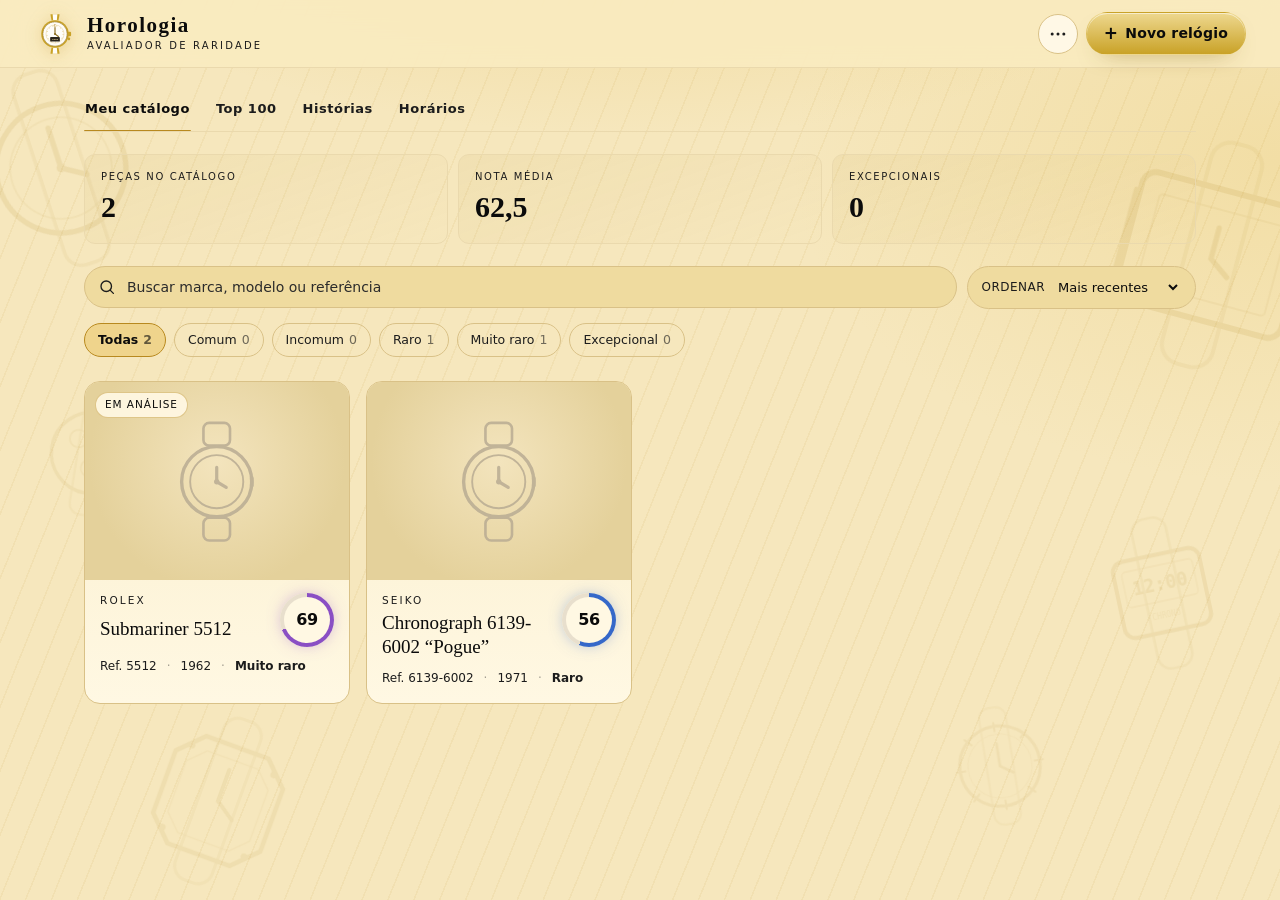
<file: index.html>
<!DOCTYPE html>
<html lang="pt-BR">
<head>
  <meta charset="utf-8">
  <meta name="viewport" content="width=device-width, initial-scale=1, viewport-fit=cover">
  <title>Horologia — Avaliador de Raridade</title>
  <meta name="description" content="Catálogo e avaliador de raridade de relógios: nota de 0 a 100 por quatro critérios, ficha de negociação, laudo para imprimir, Top 100 de relógios raros, histórias de peças icônicas, horários pelo mundo e check-up de autenticidade.">
  <meta name="theme-color" content="#f6e7bd">
  <meta name="apple-mobile-web-app-capable" content="yes">
  <meta name="apple-mobile-web-app-status-bar-style" content="default">
  <meta name="apple-mobile-web-app-title" content="Horologia">
  <link rel="manifest" href="manifest.webmanifest">
  <link rel="icon" href="icons/icon-192.png" sizes="192x192">
  <link rel="apple-touch-icon" href="icons/icon-192.png">
  <link rel="stylesheet" href="styles.css">
</head>
<body>

  <div class="bg-watches" aria-hidden="true">
    <div class="bg-watch bg-watch-1">
      <svg viewBox="0 0 120 120">
        <rect x="47" y="3" width="26" height="114" rx="10" fill="none" stroke="currentColor" stroke-width="2" opacity=".55"/>
        <circle cx="60" cy="60" r="37" fill="none" stroke="currentColor" stroke-width="3"/>
        <circle cx="60" cy="60" r="29" fill="none" stroke="currentColor" stroke-width="1" opacity=".5"/>
        <path d="M60 36v24l13 8" fill="none" stroke="currentColor" stroke-width="3" stroke-linecap="round"/>
        <circle cx="60" cy="60" r="2.5" fill="currentColor"/>
      </svg>
    </div>
    <div class="bg-watch bg-watch-2">
      <svg viewBox="0 0 120 120">
        <rect x="47" y="3" width="26" height="114" rx="10" fill="none" stroke="currentColor" stroke-width="2" opacity=".55"/>
        <rect x="17" y="27" width="86" height="66" rx="7" fill="none" stroke="currentColor" stroke-width="3"/>
        <path d="M15 38v44M105 38v44" stroke="currentColor" stroke-width="2.4" stroke-linecap="round"/>
        <rect x="27" y="37" width="66" height="46" rx="2" fill="none" stroke="currentColor" stroke-width="1" opacity=".5"/>
        <path d="M60 46v16l10 7" fill="none" stroke="currentColor" stroke-width="2.6" stroke-linecap="round"/>
      </svg>
    </div>
    <div class="bg-watch bg-watch-3">
      <svg viewBox="0 0 120 120">
        <rect x="47" y="3" width="26" height="114" rx="10" fill="none" stroke="currentColor" stroke-width="2" opacity=".55"/>
        <circle cx="60" cy="60" r="37" fill="none" stroke="currentColor" stroke-width="3"/>
        <circle cx="46" cy="49" r="8" fill="none" stroke="currentColor" stroke-width="1.5" opacity=".75"/>
        <circle cx="74" cy="49" r="8" fill="none" stroke="currentColor" stroke-width="1.5" opacity=".75"/>
        <circle cx="60" cy="74" r="8" fill="none" stroke="currentColor" stroke-width="1.5" opacity=".75"/>
        <path d="M60 35v25l13 8" fill="none" stroke="currentColor" stroke-width="2.6" stroke-linecap="round"/>
      </svg>
    </div>
    <div class="bg-watch bg-watch-4">
      <svg viewBox="0 0 120 120">
        <rect x="47" y="3" width="26" height="114" rx="10" fill="none" stroke="currentColor" stroke-width="2" opacity=".55"/>
        <rect x="27" y="31" width="66" height="58" rx="8" fill="none" stroke="currentColor" stroke-width="3"/>
        <rect x="33" y="39" width="54" height="27" rx="3" fill="none" stroke="currentColor" stroke-width="1" opacity=".5"/>
        <text x="60" y="58" text-anchor="middle" font-family="Consolas, monospace" font-size="14" font-weight="700" fill="currentColor">12:00</text>
        <text x="60" y="79" text-anchor="middle" font-family="Consolas, monospace" font-size="6" fill="currentColor" opacity=".7">CHRONO</text>
      </svg>
    </div>
    <div class="bg-watch bg-watch-5">
      <svg viewBox="0 0 120 120">
        <rect x="47" y="3" width="26" height="114" rx="10" fill="none" stroke="currentColor" stroke-width="2" opacity=".55"/>
        <path d="M38 22h44l16 16v44L82 98H38L22 82V38Z" fill="none" stroke="currentColor" stroke-width="3"/>
        <path d="M42 31h36l11 11v36L78 89H42L31 78V42Z" fill="none" stroke="currentColor" stroke-width="1" opacity=".5"/>
        <circle cx="31" cy="31" r="2.2" fill="currentColor"/><circle cx="89" cy="31" r="2.2" fill="currentColor"/>
        <circle cx="31" cy="89" r="2.2" fill="currentColor"/><circle cx="89" cy="89" r="2.2" fill="currentColor"/>
        <path d="M60 38v22l13 9" fill="none" stroke="currentColor" stroke-width="2.6" stroke-linecap="round"/>
      </svg>
    </div>
    <div class="bg-watch bg-watch-6">
      <svg viewBox="0 0 120 120">
        <rect x="47" y="3" width="26" height="114" rx="10" fill="none" stroke="currentColor" stroke-width="2" opacity=".55"/>
        <circle cx="60" cy="60" r="39" fill="none" stroke="currentColor" stroke-width="3"/>
        <circle cx="60" cy="60" r="31" fill="none" stroke="currentColor" stroke-width="1" opacity=".5"/>
        <path d="M60 18v8M60 94v8M18 60h8M94 60h8M30 30l6 6M84 84l6 6M90 30l-6 6M36 84l-6 6" stroke="currentColor" stroke-width="2" stroke-linecap="round"/>
        <path d="M60 38v22l12 8" fill="none" stroke="currentColor" stroke-width="2.6" stroke-linecap="round"/>
      </svg>
    </div>
  </div>

  <header class="topbar">
    <a class="brand" href="#/" aria-label="Início">
      <svg class="brand-mark" viewBox="0 0 64 64" aria-hidden="true">
        <path d="M25 2h14l-1.6 9H26.6Z" fill="#c9a227"/>
        <path d="M28.4 2h7.2l-.8 9h-5.6Z" fill="#fffdf8"/>
        <path d="M25 62h14l-1.6-9H26.6Z" fill="#c9a227"/>
        <path d="M28.4 62h7.2l-.8-9h-5.6Z" fill="#fffdf8"/>
        <rect x="51.5" y="28.4" width="5" height="7.2" rx="1.6" fill="#c9a227"/>
        <rect x="51.5" y="37.2" width="3.4" height="4.2" rx="1.2" fill="#c9a227"/>
        <circle cx="32" cy="32" r="21" fill="#c9a227"/>
        <circle cx="32" cy="32" r="18.6" fill="#fffdf8" stroke="#8a6a1a" stroke-width=".7"/>
        <circle cx="32" cy="32" r="18.6" fill="none" stroke="#b8932f" stroke-width="1.3" stroke-dasharray=".8 2.2"/>
        <circle cx="32" cy="32" r="13.8" fill="#fffdf8" stroke="#e2c98a" stroke-width=".7"/>
        <circle cx="32" cy="32" r="12.3" fill="none" stroke="#c9a227" stroke-width="1.1" stroke-dasharray=".9 5.1"/>
        <text x="32" y="21" text-anchor="middle" font-family="Georgia, serif" font-size="5.2" font-weight="700" fill="#b8932f">C</text>
        <rect x="24.6" y="36.6" width="14.8" height="7" rx="1.3" fill="#2b251c"/>
        <text x="32" y="41.6" text-anchor="middle" font-family="Arial, sans-serif" font-size="3.6" font-weight="700" letter-spacing=".2" fill="#f1dc9e">C080</text>
        <path d="M32 22.2V32l5.2 3.7" fill="none" stroke="#8a6a1a" stroke-width="1.7" stroke-linecap="round"/>
        <circle cx="32" cy="32" r="1.5" fill="#8a6a1a"/>
      </svg>
      <span class="brand-text">
        <strong>Horologia</strong>
        <small>Avaliador de raridade</small>
      </span>
    </a>
    <div class="topbar-actions">
      <button class="icon-btn" id="btn-menu" type="button" aria-label="Abrir menu" aria-haspopup="dialog">
        <svg viewBox="0 0 24 24" aria-hidden="true"><circle cx="5" cy="12" r="1.8"/><circle cx="12" cy="12" r="1.8"/><circle cx="19" cy="12" r="1.8"/></svg>
      </button>
      <a class="btn btn-gold" href="#/nova">
        <span class="plus">+</span> <span class="btn-label">Novo relógio</span>
      </a>
    </div>
  </header>

  <main id="app">

    <nav class="main-tabs" id="main-tabs" aria-label="Seções do app">
      <a href="#/" data-tab="catalogo">Meu catálogo</a>
      <a href="#/top100" data-tab="top100">Top 100</a>
      <a href="#/historias" data-tab="historias">Histórias</a>
      <a href="#/horarios" data-tab="horarios">Horários</a>
    </nav>

    <!-- ================= LISTA ================= -->
    <section id="list-view" class="view is-active" aria-label="Catálogo">
      <div class="summary">
        <div class="stat">
          <span class="stat-label">Peças no catálogo</span>
          <strong class="stat-value" id="stat-total">0</strong>
        </div>
        <div class="stat">
          <span class="stat-label">Nota média</span>
          <strong class="stat-value" id="stat-avg">—</strong>
        </div>
        <div class="stat">
          <span class="stat-label">Excepcionais</span>
          <strong class="stat-value" id="stat-exc">0</strong>
        </div>
      </div>

      <div class="toolbar">
        <div class="search">
          <svg viewBox="0 0 24 24" aria-hidden="true"><circle cx="11" cy="11" r="7" fill="none" stroke="currentColor" stroke-width="1.8"/><path d="m16.5 16.5 4 4" stroke="currentColor" stroke-width="1.8" stroke-linecap="round"/></svg>
          <input id="search" type="search" placeholder="Buscar marca, modelo ou referência" aria-label="Buscar no catálogo">
        </div>
        <label class="sort">
          <span>Ordenar</span>
          <select id="sort">
            <option value="recentes">Mais recentes</option>
            <option value="nota-desc">Maior nota</option>
            <option value="nota-asc">Menor nota</option>
            <option value="marca">Marca (A–Z)</option>
            <option value="ano-desc">Ano (mais novo)</option>
          </select>
        </label>
      </div>

      <div class="chips" id="filter-chips" role="group" aria-label="Filtrar por classificação"></div>

      <div class="grid" id="grid"></div>
    </section>

    <!-- ================= TOP 100 ================= -->
    <section id="top100-view" class="view" aria-label="Top 100 relógios mais raros">
      <div class="view-head top-head">
        <span class="top-eyebrow">Ranking editorial</span>
        <h2>Top 100</h2>
        <p class="sub">Uma curadoria dos 100 relógios mais raros para conhecer, comparar e usar como referência. Toque em um item para ver por que ele está aqui.</p>
      </div>

      <div class="summary">
        <div class="stat">
          <span class="stat-label">No ranking</span>
          <strong class="stat-value" id="top-total">100</strong>
        </div>
        <div class="stat">
          <span class="stat-label">Nota média</span>
          <strong class="stat-value" id="top-avg">—</strong>
        </div>
        <div class="stat">
          <span class="stat-label">Excepcionais</span>
          <strong class="stat-value" id="top-exc">0</strong>
        </div>
      </div>

      <div class="toolbar">
        <div class="search">
          <svg viewBox="0 0 24 24" aria-hidden="true"><circle cx="11" cy="11" r="7" fill="none" stroke="currentColor" stroke-width="1.8"/><path d="m16.5 16.5 4 4" stroke="currentColor" stroke-width="1.8" stroke-linecap="round"/></svg>
          <input id="top-search" type="search" placeholder="Buscar marca, modelo ou referência" aria-label="Buscar no Top 100">
        </div>
        <label class="sort">
          <span>Marca</span>
          <select id="top-brand">
            <option value="todas">Todas</option>
          </select>
        </label>
      </div>

      <div class="top-list-head">
        <span id="top-count">100 relógios</span>
        <button type="button" class="btn btn-ghost btn-sm" id="btn-share-top">Copiar link do Top 100</button>
      </div>

      <div id="top-list" class="top-list"></div>

      <p class="hint top-disclaimer">A posição é uma curadoria editorial de raridade, não um preço, laudo ou ranking oficial. Use como ponto de partida para pesquisar e conversar.</p>
    </section>

    <!-- ================= HISTÓRIAS ================= -->
    <section id="history-view" class="view" aria-label="Relógios históricos e histórias pessoais">
      <div class="view-head history-head">
        <span class="history-eyebrow">Museu do pulso</span>
        <h2>Relógios históricos</h2>
        <p class="sub">Histórias de peças que mudaram a forma de ver o tempo — e um espaço para contar a história do seu relógio, com fotos.</p>
      </div>

      <div class="history-hero">
        <div class="history-hero-copy">
          <span class="history-hero-kicker">A sua peça também tem história</span>
          <h3>Como ela chegou até você?</h3>
          <p>Compra, presente, herança ou uma descoberta. Conte o ano, o lugar, quem estava com você e o que essa peça significa.</p>
          <div class="history-hero-actions">
            <button class="btn btn-gold" type="button" id="btn-story-new">+ Contar minha história</button>
            <a class="btn btn-ghost" href="#/nova">Cadastrar relógio</a>
          </div>
        </div>
        <div class="history-hero-art" aria-hidden="true">
          <svg viewBox="0 0 180 180">
            <rect x="72" y="8" width="36" height="164" rx="16" fill="none" stroke="currentColor" stroke-width="2" opacity=".35"/>
            <circle cx="90" cy="90" r="58" fill="#fffdf8" stroke="currentColor" stroke-width="3"/>
            <circle cx="90" cy="90" r="48" fill="none" stroke="currentColor" stroke-width="1" opacity=".45"/>
            <path d="M90 52v38l22 14" fill="none" stroke="currentColor" stroke-width="4" stroke-linecap="round"/>
            <circle cx="90" cy="90" r="4" fill="currentColor"/>
            <path d="M28 46h22M28 58h14M132 128h22M132 140h14" stroke="currentColor" stroke-width="3" stroke-linecap="round" opacity=".55"/>
          </svg>
        </div>
      </div>

      <div class="history-section-head">
        <div>
          <span class="history-eyebrow">Minhas histórias</span>
          <h3>As peças que têm dono</h3>
        </div>
        <span class="history-count" id="story-count">Nenhuma história sua ainda</span>
      </div>
      <div id="story-list" class="story-list"></div>

      <div class="history-section-head history-museum-head">
        <div>
          <span class="history-eyebrow">Linha do tempo</span>
          <h3>O museu do pulso</h3>
        </div>
        <span class="history-count" id="history-count">24 relógios na linha do tempo</span>
      </div>

      <div class="toolbar">
        <div class="search">
          <svg viewBox="0 0 24 24" aria-hidden="true"><circle cx="11" cy="11" r="7" fill="none" stroke="currentColor" stroke-width="1.8"/><path d="m16.5 16.5 4 4" stroke="currentColor" stroke-width="1.8" stroke-linecap="round"/></svg>
          <input id="history-search" type="search" placeholder="Buscar marca, modelo ou história" aria-label="Buscar nos relógios históricos">
        </div>
        <label class="sort">
          <span>Época</span>
          <select id="history-era">
            <option value="todas">Todas as épocas</option>
            <option value="pre-1950">Até 1949</option>
            <option value="1950-1969">1950–1969</option>
            <option value="1970-1989">1970–1989</option>
            <option value="1990">1990 em diante</option>
          </select>
        </label>
      </div>

      <div id="history-list" class="history-grid"></div>

      <p class="hint history-disclaimer">Os textos são resumos editoriais para conhecer a história de cada modelo. Datas, versões e detalhes podem variar conforme a fonte; confirme antes de usar como referência de compra.</p>
    </section>

    <!-- ================= HORÁRIOS ================= -->
    <section id="time-view" class="view" aria-label="Horários e ajuste do relógio">
      <div class="view-head">
        <span class="history-eyebrow">Horas pelo mundo</span>
        <h2>Acertar o relógio</h2>
        <p class="sub">O horário de Brasília, outros fusos e um modo de acerto para sincronizar a sua peça.</p>
      </div>

      <div class="time-hero">
        <div class="time-primary">
          <div class="time-primary-top">
            <span class="time-label" id="time-label">Horário de Brasília</span>
            <label class="time-zone-picker">
              <span>Ver fuso</span>
              <select id="time-zone-select" aria-label="Escolher fuso horário"></select>
            </label>
          </div>
          <div class="time-big" id="time-big">--:--:--</div>
          <p class="time-date" id="time-date">—</p>
          <div class="time-meta">
            <span id="time-offset">UTC−3</span>
            <span id="time-zone-note">Brasília, Brasil</span>
          </div>
        </div>

        <div class="time-analog" aria-hidden="true">
          <svg viewBox="0 0 200 200" id="time-analog-svg">
            <circle cx="100" cy="100" r="92" class="time-analog-case"/>
            <circle cx="100" cy="100" r="82" class="time-analog-dial"/>
            <g class="time-analog-ticks">
              <line x1="100" y1="27" x2="100" y2="35" transform="rotate(0 100 100)"/>
              <line x1="100" y1="27" x2="100" y2="35" transform="rotate(30 100 100)"/>
              <line x1="100" y1="27" x2="100" y2="35" transform="rotate(60 100 100)"/>
              <line x1="100" y1="27" x2="100" y2="35" transform="rotate(90 100 100)"/>
              <line x1="100" y1="27" x2="100" y2="35" transform="rotate(120 100 100)"/>
              <line x1="100" y1="27" x2="100" y2="35" transform="rotate(150 100 100)"/>
              <line x1="100" y1="27" x2="100" y2="35" transform="rotate(180 100 100)"/>
              <line x1="100" y1="27" x2="100" y2="35" transform="rotate(210 100 100)"/>
              <line x1="100" y1="27" x2="100" y2="35" transform="rotate(240 100 100)"/>
              <line x1="100" y1="27" x2="100" y2="35" transform="rotate(270 100 100)"/>
              <line x1="100" y1="27" x2="100" y2="35" transform="rotate(300 100 100)"/>
              <line x1="100" y1="27" x2="100" y2="35" transform="rotate(330 100 100)"/>
            </g>
            <text x="100" y="126" text-anchor="middle" class="time-analog-brand">HOROLOGIA</text>
            <line id="time-hand-hour" x1="100" y1="100" x2="100" y2="58" class="time-hand time-hand-hour"/>
            <line id="time-hand-minute" x1="100" y1="100" x2="100" y2="42" class="time-hand time-hand-minute"/>
            <line id="time-hand-second" x1="100" y1="100" x2="100" y2="32" class="time-hand time-hand-second"/>
            <circle cx="100" cy="100" r="4.5" class="time-pin"/>
          </svg>
        </div>
      </div>

      <div class="time-sync-card" id="time-sync-card">
        <div class="time-sync-head">
          <div>
            <span class="history-eyebrow">Ajuste do relógio</span>
            <h3>Use o horário do app para acertar a sua peça</h3>
          </div>
          <button class="btn btn-gold" id="btn-time-sync" type="button" aria-pressed="false">Iniciar modo de acerto</button>
        </div>

        <div class="time-sync-display">
          <div>
            <span class="time-sync-label">Horário de referência · <span id="time-sync-zone">Brasília</span></span>
            <strong class="time-sync-clock" id="time-sync-clock">--:--:--</strong>
          </div>
          <span class="time-sync-pulse" id="time-sync-pulse" aria-hidden="true"></span>
        </div>

        <div class="time-sync-steps">
          <details open>
            <summary>Relógio analógico</summary>
            <ol>
              <li>Puxe a coroa até a posição de acerto das horas. Se a coroa for rosqueada, desrosqueie primeiro.</li>
              <li>Gire os ponteiros para alguns minutos à frente do horário atual.</li>
              <li>Quando os segundos do app chegarem em 00, empurre a coroa no horário exato.</li>
              <li>Se a peça tiver calendário, ajuste a data com cuidado, evitando a faixa entre 21h e 3h.</li>
            </ol>
          </details>
          <details>
            <summary>Relógio digital</summary>
            <ol>
              <li>Entre no modo de ajuste do relógio e escolha horas e minutos.</li>
              <li>Use o relógio grande como referência e confirme quando os segundos chegarem em 00.</li>
              <li>Em relógios com cronômetro, zere os contadores depois do ajuste.</li>
            </ol>
          </details>
        </div>

        <p class="hint">O app usa o relógio do seu aparelho e as regras de fuso do navegador. Para maior precisão, mantenha o celular sincronizado com a rede. O modo de acerto é uma referência visual, não um sinal oficial de tempo.</p>
      </div>

      <div class="history-section-head time-world-head">
        <div>
          <span class="history-eyebrow">Fusos horários</span>
          <h3>Outros países</h3>
        </div>
        <span class="history-count" id="time-count">14 fusos</span>
      </div>

      <div id="time-world-grid" class="time-world-grid"></div>
      <p class="hint">Toque em um país para ver o horário no relógio grande. O horário de verão de cada lugar é aplicado automaticamente pelo navegador.</p>
    </section>

    <!-- ================= DETALHE ================= -->
    <section id="detail-view" class="view" aria-label="Ficha do relógio">
      <div id="detail"></div>
    </section>

    <!-- ================= FORMULÁRIO ================= -->
    <section id="form-view" class="view" aria-label="Avaliação">
      <div class="view-head">
        <a class="back" href="#/">← Voltar</a>
        <h2 id="form-title">Novo relógio</h2>
        <p class="sub">Preencha a ficha e avalie cada critério de 0 a 5. A nota é calculada na hora.</p>
      </div>

      <div class="live-score" id="live-score"></div>

      <div class="assist-cta">
        <div>
          <strong>Não sabe o que responder?</strong>
          <span>Tenha uma sugestão de notas pela marca e referência, ou responda perguntas simples.</span>
        </div>
        <div class="assist-cta-actions">
          <button type="button" class="btn btn-ghost" id="btn-assist">Avaliação assistida</button>
          <button type="button" class="btn btn-ghost" id="btn-auth-form">Check-up de autenticidade</button>
        </div>
      </div>

      <form id="watch-form">
        <div class="form-grid">
          <aside class="panel photo-col">
            <div class="photo-preview" id="photo-preview"></div>
            <label class="btn btn-ghost full">
              <input type="file" id="f-photo" accept="image/*" hidden>
              <span id="photo-btn-label">Escolher foto</span>
            </label>
            <button type="button" class="btn btn-ghost full" id="btn-remove-photo">Remover foto</button>
            <p class="hint">A foto fica salva no próprio aparelho, sem enviar para nenhum servidor.</p>
          </aside>

          <div class="panel fields">
            <div class="grid-2">
              <label class="field"><span>Marca *</span>
                <input id="f-marca" maxlength="60" placeholder="Rolex" required>
              </label>
              <label class="field"><span>Modelo *</span>
                <input id="f-modelo" maxlength="80" placeholder="Submariner 5512" required>
              </label>
              <label class="field"><span>Referência</span>
                <input id="f-referencia" maxlength="40" placeholder="5512">
              </label>
              <label class="field"><span>Ano</span>
                <input id="f-ano" type="number" inputmode="numeric" min="1850" max="2100" placeholder="1962">
              </label>
              <label class="field"><span>Movimento</span>
                <input id="f-movimento" maxlength="60" placeholder="Automático">
              </label>
              <label class="field"><span>Material da caixa</span>
                <input id="f-caixa" maxlength="40" placeholder="Aço inox">
              </label>
              <label class="field"><span>Diâmetro (mm)</span>
                <input id="f-diametro" type="number" inputmode="decimal" step="0.5" min="20" max="70" placeholder="40">
              </label>
              <label class="field"><span>Produção estimada (unid.)</span>
                <input id="f-producao" type="number" inputmode="numeric" min="0" step="1" placeholder="1200">
              </label>
            </div>
            <label class="field"><span>Observações</span>
              <textarea id="f-notas" rows="3" maxlength="1200" placeholder="Histórico da peça, detalhes do mostrador, condições..." ></textarea>
            </label>
          </div>
        </div>

        <fieldset class="panel criteria">
          <legend>Critérios de raridade</legend>
          <p class="hint">0 = não se aplica ou desconhecido · 5 = excepcional. Cada critério tem um peso na nota final.</p>
          <div id="criteria-list" class="criteria-grid"></div>
        </fieldset>

        <div class="panel">
          <label class="switch">
            <input type="checkbox" id="f-neg-ativa">
            <span>Peça em avaliação para negócio</span>
          </label>
          <div id="neg-fields" class="grid-2 hidden">
            <label class="field"><span>Cliente / vendedor</span>
              <input id="f-cliente" maxlength="80" placeholder="Nome de quem está negociando">
            </label>
            <label class="field"><span>Situação</span>
              <select id="f-status">
                <option>Em análise</option>
                <option>Negociando</option>
                <option>Comprado</option>
                <option>Vendido</option>
                <option>Recusado</option>
              </select>
            </label>
            <label class="field"><span>Preço pedido (R$)</span>
              <input id="f-pedido" type="number" inputmode="numeric" min="0" step="1" placeholder="35000">
            </label>
            <label class="field"><span>Valor estimado (R$)</span>
              <input id="f-estimado" type="number" inputmode="numeric" min="0" step="1" placeholder="30000">
            </label>
          </div>
        </div>

        <div class="form-actions">
          <button type="submit" class="btn btn-gold">Salvar avaliação</button>
          <button type="button" class="btn btn-ghost" id="btn-cancel">Cancelar</button>
        </div>
      </form>
    </section>

  </main>

  <!-- ================= MENU ================= -->
  <dialog id="menu-dialog" class="sheet">
    <div class="sheet-head">
      <h3>Menu</h3>
      <button class="icon-btn" type="button" data-close-dialog aria-label="Fechar">✕</button>
    </div>
    <div class="sheet-list">
      <button type="button" id="btn-install" class="sheet-item" hidden>Instalar no aparelho</button>
      <button type="button" id="btn-assist-menu" class="sheet-item">Avaliação assistida (marca/referência ou perguntas)</button>
      <button type="button" id="btn-auth-menu" class="sheet-item">Check-up de autenticidade (roteiro e fotos)</button>
      <button type="button" id="btn-top100-menu" class="sheet-item">Top 100 — relógios mais raros</button>
      <button type="button" id="btn-story-menu" class="sheet-item">Relógios históricos e minhas histórias</button>
      <button type="button" id="btn-time-menu" class="sheet-item">Horários pelo mundo e ajuste do relógio</button>
      <button type="button" id="btn-export" class="sheet-item">Exportar backup (.json)</button>
      <button type="button" id="btn-import" class="sheet-item">Importar backup</button>
      <button type="button" id="btn-demo" class="sheet-item">Remover peças de exemplo</button>
      <button type="button" id="btn-about" class="sheet-item">Como a nota é calculada</button>
    </div>
    <p class="hint sheet-foot">Dados salvos apenas neste aparelho. Faça backup antes de trocar de celular.</p>
  </dialog>

  <input type="file" id="import-file" accept="application/json,.json" hidden>

  <!-- ================= COMPARTILHAR ================= -->
  <dialog id="share-dialog" class="sheet">
    <div class="sheet-head">
      <h3>Compartilhar ficha</h3>
      <button class="icon-btn" type="button" data-close-dialog aria-label="Fechar">✕</button>
    </div>

    <p class="about-text">O link leva a ficha completa (foto, nota e critérios) para quem você enviar. Não inclui preço, dados de negociação nem a sua história pessoal.</p>

    <label class="field"><span>Seu nome / apelido na ficha</span>
      <input id="share-author" maxlength="40" placeholder="Ex.: Bryan">
    </label>

    <label class="field" style="margin-top:12px"><span>Link público</span>
      <textarea id="share-url" rows="3" readonly></textarea>
    </label>

    <p class="hint" id="share-size" style="margin-top:8px"></p>
    <p class="hint share-warning" id="share-warning" hidden>
      Este link aponta para o seu computador e só abre no mesmo Wi-Fi. Para enviar a qualquer pessoa, use “Baixar ficha (.html)” ou publique o app na internet.
    </p>

    <div class="form-actions">
      <button class="btn btn-gold" type="button" id="btn-copy-link">Copiar link</button>
      <button class="btn btn-ghost" type="button" id="btn-download-ficha">Baixar ficha (.html)</button>
    </div>
    <button class="btn btn-ghost full" type="button" id="btn-native-share" style="margin-top:8px">Compartilhar pelo celular…</button>
  </dialog>

  <!-- ================= AVALIAÇÃO ASSISTIDA ================= -->
  <dialog id="assist-dialog" class="sheet sheet-wide">
    <div class="sheet-head">
      <h3>Avaliação assistida</h3>
      <button class="icon-btn" type="button" data-close-dialog aria-label="Fechar">✕</button>
    </div>

    <div id="assist-home" class="assist-view">
      <p class="about-text">Escolha como quer ajuda. Você sempre revisa tudo antes de salvar — a sugestão não altera nada sozinha.</p>

      <button class="assist-option" type="button" data-assist-mode="ref">
        <strong>Sugestão por marca e referência</strong>
        <span>Base offline com modelos comuns. Mostra uma estimativa das notas e o que conferir na peça. Não precisa de internet nem de chave.</span>
      </button>

      <button class="assist-option" type="button" data-assist-mode="quiz">
        <strong>Responder perguntas simples</strong>
        <span>Seis perguntas com opções detalhadas sobre a peça. Funciona sem internet.</span>
      </button>

      <p class="hint">As sugestões são estimativas para o modelo, não uma avaliação da peça. Confirme referência, originalidade e procedência antes de negociar.</p>
    </div>

    <div id="assist-ref" class="assist-view" hidden>
      <button class="assist-back" type="button" data-assist-back>← Voltar</button>

      <p class="about-text">Digite a marca e o modelo ou a referência que aparece na peça. A base procura o modelo e sugere as notas dos critérios.</p>

      <div class="grid-2">
        <label class="field"><span>Marca</span>
          <input id="assist-marca" maxlength="60" placeholder="Rolex" autocomplete="off">
        </label>
        <label class="field"><span>Modelo ou referência</span>
          <input id="assist-modelo" maxlength="80" placeholder="Submariner 5513" autocomplete="off">
        </label>
      </div>

      <div class="form-actions">
        <button class="btn btn-gold" type="button" id="btn-ref-search">Buscar sugestão</button>
      </div>
      <p class="hint" id="assist-ref-status"></p>
      <div id="assist-ref-results"></div>
    </div>

    <div id="assist-quiz" class="assist-view" hidden>
      <button class="assist-back" type="button" data-assist-back>← Voltar</button>
      <p class="about-text">Responda com o que você sabe. Pode marcar “não sei” — a sugestão fica mais cautelosa.</p>
      <div id="quiz-list" class="quiz-list"></div>
      <div class="form-actions">
        <button class="btn btn-gold" type="button" id="btn-quiz-run">Ver sugestão</button>
      </div>
    </div>

    <div id="assist-result" class="assist-view" hidden>
      <button class="assist-back" type="button" data-assist-back>← Voltar</button>
      <div id="assist-result-body"></div>
      <div class="form-actions">
        <button class="btn btn-gold" type="button" id="btn-assist-apply">Aplicar na ficha</button>
        <button class="btn btn-ghost" type="button" data-close-dialog>Descartar</button>
      </div>
      <p class="hint">Aplicar preenche as notas dos critérios e completa os dados de identificação que estiverem vazios. Revise tudo antes de salvar.</p>
    </div>
  </dialog>

  <!-- ================= CHECK-UP DE AUTENTICIDADE ================= -->
  <dialog id="auth-dialog" class="sheet sheet-wide auth-dialog">
    <div class="sheet-head">
      <div>
        <span class="history-dialog-kicker">Apoio à inspeção</span>
        <h3>Check-up de autenticidade</h3>
      </div>
      <button class="icon-btn" type="button" data-close-dialog aria-label="Fechar">✕</button>
    </div>

    <p class="about-text">Use este roteiro para olhar a peça com calma e pedir fotos melhores. Ele não confirma autenticidade, não dá nota e não substitui um relojoeiro ou especialista.</p>

    <div class="grid-2">
      <label class="field"><span>Marca</span>
        <input id="auth-marca" maxlength="60" placeholder="Rolex" autocomplete="off">
      </label>
      <label class="field"><span>Modelo ou referência</span>
        <input id="auth-modelo" maxlength="80" placeholder="Submariner 5512" autocomplete="off">
      </label>
    </div>

    <div class="form-actions">
      <button class="btn btn-gold" type="button" id="btn-auth-search">Ver pontos do modelo</button>
    </div>

    <div id="auth-model-box" class="auth-model-box" hidden></div>

    <div class="auth-photo-head">
      <div>
        <span class="history-eyebrow">Fotos para inspeção</span>
        <h4>Fotografe os detalhes</h4>
      </div>
      <label class="btn btn-ghost auth-photo-add">
        <input type="file" id="auth-photo-input" accept="image/*" multiple hidden>
        Adicionar fotos
      </label>
    </div>
    <p class="hint">Frente, fundo, coroa, bracelete/fecho, movimento e documentos. As fotos ficam só nesta sessão: não são enviadas nem salvas no aparelho.</p>
    <div id="auth-photo-grid" class="auth-photo-grid"></div>

    <div class="auth-section-head">
      <h4>Roteiro de inspeção</h4>
      <span id="auth-check-count">0 de 10 conferidos</span>
    </div>
    <div id="auth-checklist" class="auth-checklist"></div>

    <details class="auth-details" open>
      <summary>Sinais de alerta</summary>
      <ul>
        <li>Preço muito abaixo do mercado ou pressa para fechar negócio.</li>
        <li>Vendedor evita fotos nítidas, vídeos ou detalhes do fundo e do movimento.</li>
        <li>Referência e número de série não combinam com o modelo ou com o ano.</li>
        <li>Logo torto, texto borrado, fonte errada ou marcadores desalinhados.</li>
        <li>Peças de versões diferentes misturadas na mesma caixa.</li>
        <li>Caixa refundida, polimento excessivo ou gravações apagadas.</li>
        <li>Movimento sem relação com o calibre esperado para a época.</li>
        <li>Documentos “perfeitos” demais, sem histórico ou com dados que não conferem.</li>
      </ul>
    </details>

    <details class="auth-details">
      <summary>O que fazer antes de comprar</summary>
      <ul>
        <li>Compare com fotos oficiais e com exemplares conhecidos do mesmo ano e versão.</li>
        <li>Peça fotos macro do mostrador, da coroa, do fundo, do fecho e do movimento.</li>
        <li>Leve a peça a um relojoeiro de confiança ou a um especialista na marca.</li>
        <li>Confirme referência, número de série e histórico de manutenção por escrito.</li>
        <li>Pesquise preço em mais de uma fonte e desconfie de oportunidades boas demais.</li>
        <li>Se a compra for alta, peça um laudo presencial antes de pagar.</li>
      </ul>
    </details>

    <p class="hint auth-disclaimer">Este check-up é um roteiro de inspeção visual. Ele não identifica uma réplica com certeza, não emite laudo e não garante procedência. Em peças de alto valor, procure um profissional.</p>

    <div class="form-actions">
      <button class="btn btn-ghost" type="button" id="btn-auth-copy">Copiar roteiro</button>
      <button class="btn btn-gold" type="button" data-close-dialog>Fechar</button>
    </div>
  </dialog>

  <!-- ================= HISTÓRIA EDITORIAL ================= -->
  <dialog id="history-dialog" class="sheet sheet-wide history-dialog">
    <div class="sheet-head">
      <div>
        <span class="history-dialog-kicker" id="history-dialog-kicker"></span>
        <h3 id="history-dialog-title">História</h3>
      </div>
      <button class="icon-btn" type="button" data-close-dialog aria-label="Fechar">✕</button>
    </div>
    <div id="history-dialog-body"></div>
  </dialog>

  <!-- ================= MINHA HISTÓRIA ================= -->
  <dialog id="story-dialog" class="sheet sheet-wide story-dialog">
    <div class="sheet-head">
      <div>
        <span class="history-dialog-kicker" id="story-dialog-kicker"></span>
        <h3 id="story-dialog-title">Contar a história</h3>
      </div>
      <button class="icon-btn" type="button" data-close-dialog aria-label="Fechar">✕</button>
    </div>
    <div id="story-form-body"></div>
  </dialog>

  <!-- ================= FOTO AMPLIADA ================= -->
  <dialog id="photo-dialog" class="photo-dialog">
    <button class="icon-btn photo-dialog-close" type="button" data-close-dialog aria-label="Fechar">✕</button>
    <img id="photo-full" alt="">
    <p id="photo-caption"></p>
  </dialog>

  <!-- ================= SOBRE A NOTA ================= -->
  <dialog id="about-dialog" class="sheet">
    <div class="sheet-head">
      <h3>Como a nota é calculada</h3>
      <button class="icon-btn" type="button" data-close-dialog aria-label="Fechar">✕</button>
    </div>
    <p class="about-text">Cada critério recebe uma nota de 0 a 5. O app multiplica essa nota pelo peso do critério e soma tudo, chegando a uma nota de 0 a 100.</p>
    <ul class="weights" id="weights-list"></ul>
    <p class="about-text">Classificação final:</p>
    <ul class="weights" id="classes-list"></ul>
    <p class="hint">A nota é uma ferramenta de apoio à sua análise. Ela não substitui avaliação presencial nem laudo de especialista.</p>
  </dialog>

  <div class="toast" id="toast" role="status" aria-live="polite"></div>

  <script src="reference.js" defer></script>
  <script src="ranking.js" defer></script>
  <script src="history.js" defer></script>
  <script src="time.js" defer></script>
  <script src="auth.js" defer></script>
  <script src="app.js" defer></script>
</body>
</html>
</file>
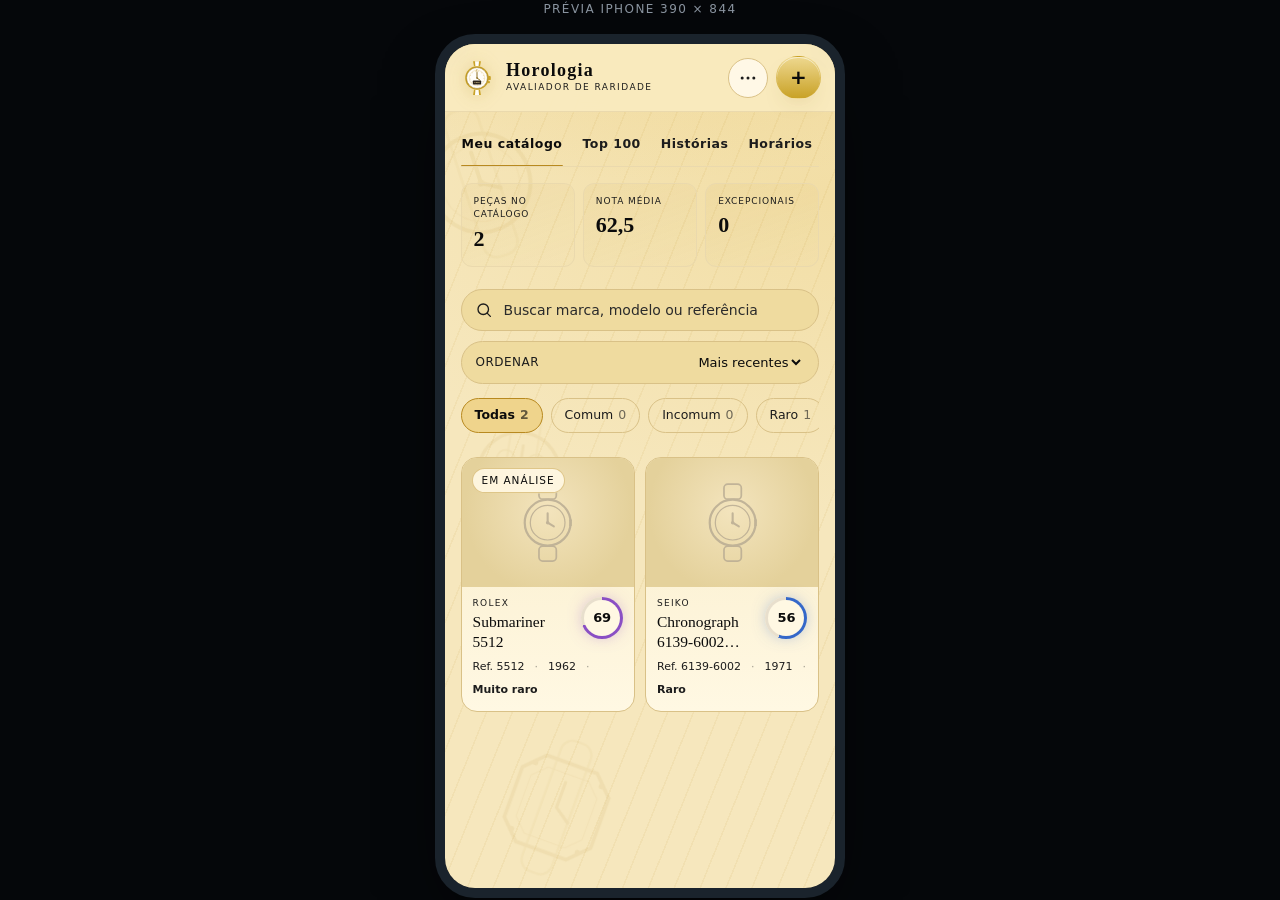
<file: tools/mobile-preview.html>
<!DOCTYPE html>
<html lang="pt-BR">
<head>
  <meta charset="utf-8">
  <title>Prévia mobile — Horologia</title>
  <style>
    body { margin: 0; min-height: 100vh; display: grid; place-items: center; background: #05070a; font-family: system-ui, sans-serif; color: #8b95a1; gap: 14px; }
    .frame { width: 390px; height: 844px; border: 10px solid #1a232c; border-radius: 40px; overflow: hidden; box-shadow: 0 30px 80px -30px #000; background: #080b0f; }
    iframe { width: 100%; height: 100%; border: 0; display: block; }
    p { font-size: 12px; letter-spacing: .12em; text-transform: uppercase; margin: 0; }
  </style>
</head>
<body>
  <p>Prévia iPhone 390 × 844</p>
  <div class="frame"><iframe src="../index.html" title="Prévia mobile do Horologia"></iframe></div>
</body>
</html>
</file>
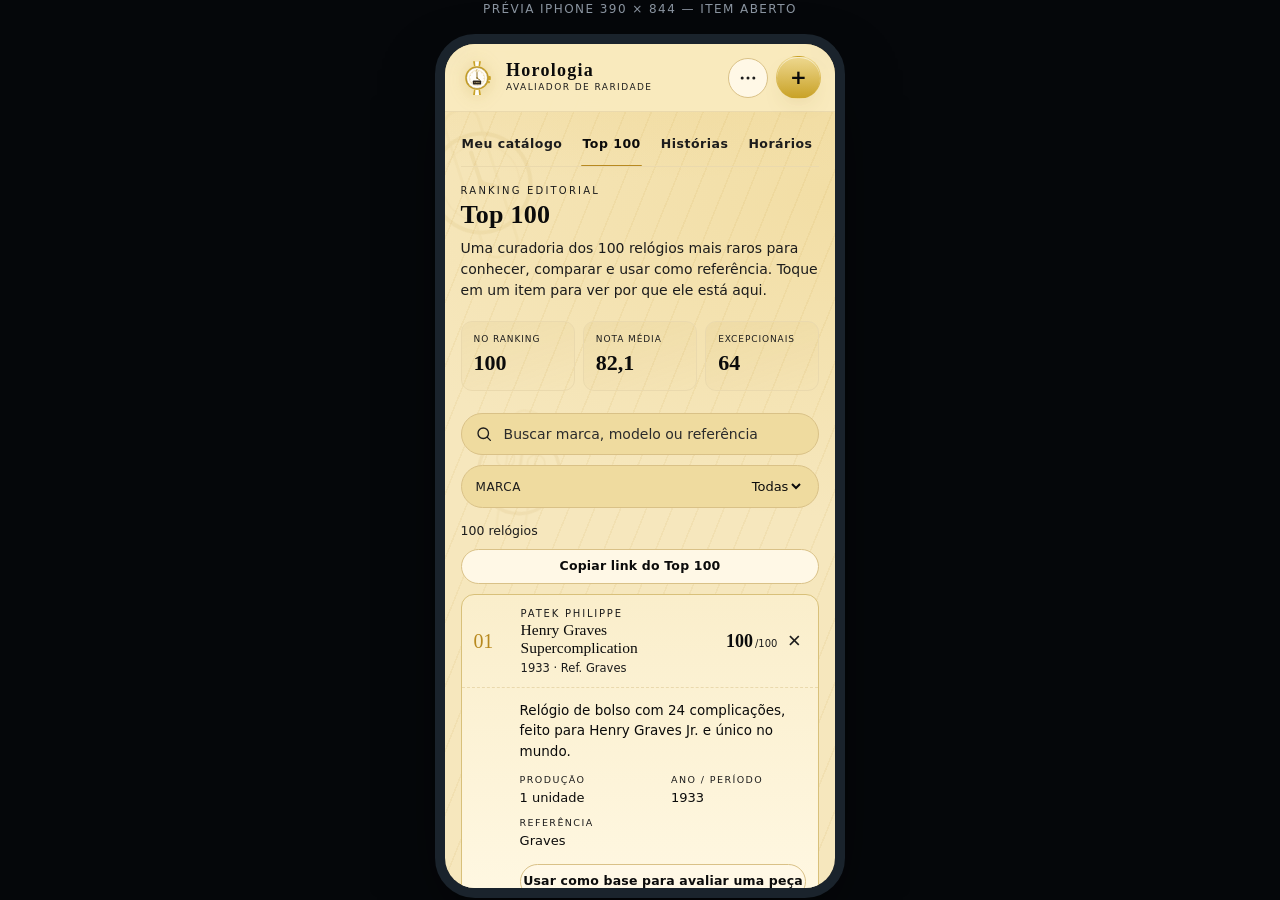
<file: tools/mobile-top100-open.html>
<!DOCTYPE html>
<html lang="pt-BR">
<head>
  <meta charset="utf-8">
  <title>Prévia mobile — Top 100 aberto</title>
  <style>
    body { margin: 0; min-height: 100vh; display: grid; place-items: center; background: #05070a; font-family: system-ui, sans-serif; color: #8b95a1; gap: 14px; }
    .frame { width: 390px; height: 844px; border: 10px solid #1a232c; border-radius: 40px; overflow: hidden; box-shadow: 0 30px 80px -30px #000; background: #080b0f; }
    iframe { width: 100%; height: 100%; border: 0; display: block; }
    p { font-size: 12px; letter-spacing: .12em; text-transform: uppercase; margin: 0; }
  </style>
</head>
<body>
  <p>Prévia iPhone 390 × 844 — item aberto</p>
  <div class="frame"><iframe id="app-frame" src="../index.html?v=7#/top100" title="Prévia mobile do Top 100 aberto"></iframe></div>
  <script>
    const frame = document.getElementById('app-frame');
    frame.addEventListener('load', () => {
      setTimeout(() => {
        try {
          const win = frame.contentWindow;
          const doc = frame.contentDocument;
          win.scrollTo(0, 0);
          doc.documentElement.scrollTop = 0;
          doc.body.scrollTop = 0;
          const row = doc.querySelector('#top-list .top-row');
          if (row) row.click();
          setTimeout(() => win.scrollTo(0, 0), 200);
        } catch (e) { /* prévia local */ }
      }, 800);
    });
  </script>
</body>
</html>
</file>
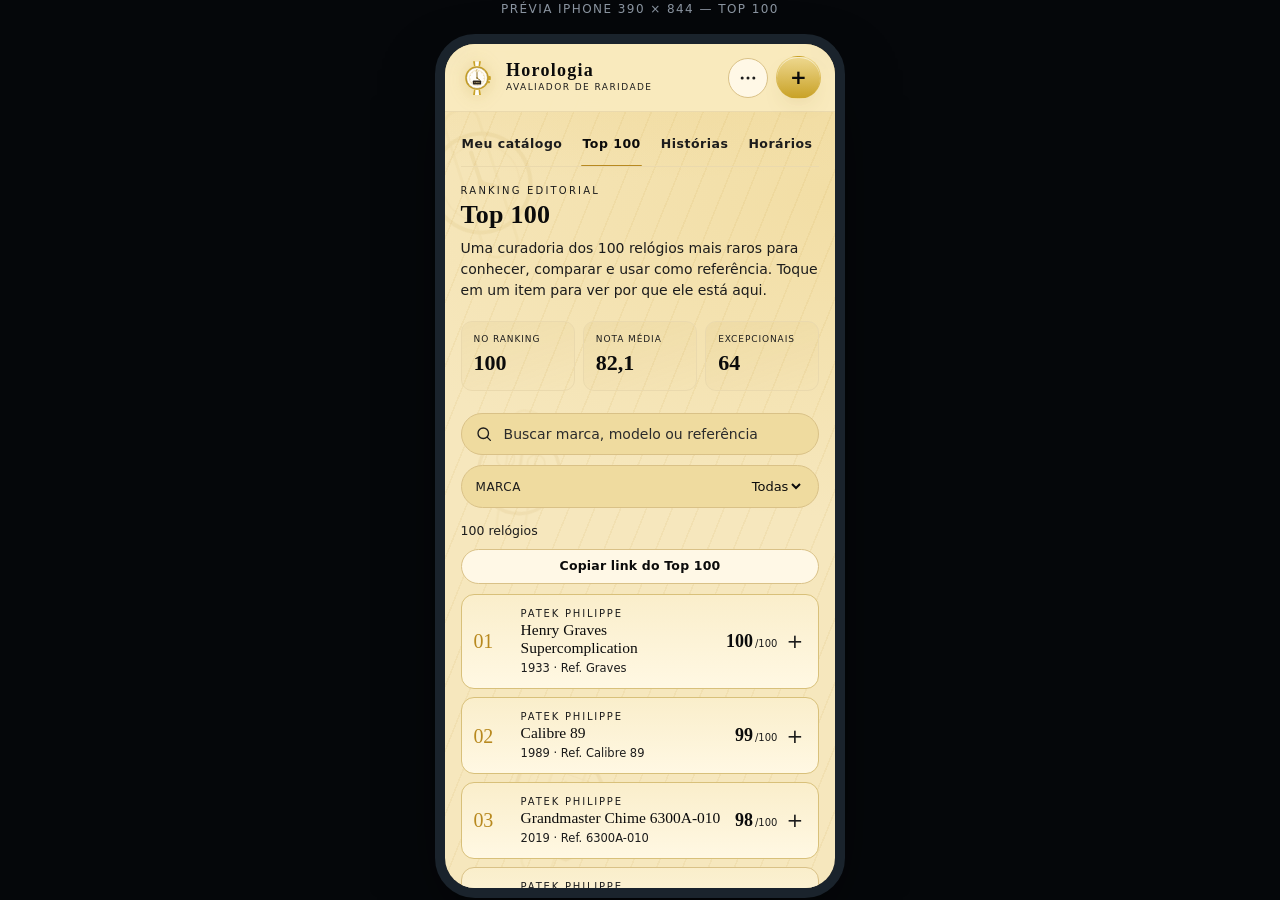
<file: tools/mobile-top100.html>
<!DOCTYPE html>
<html lang="pt-BR">
<head>
  <meta charset="utf-8">
  <title>Prévia mobile — Top 100</title>
  <style>
    body { margin: 0; min-height: 100vh; display: grid; place-items: center; background: #05070a; font-family: system-ui, sans-serif; color: #8b95a1; gap: 14px; }
    .frame { width: 390px; height: 844px; border: 10px solid #1a232c; border-radius: 40px; overflow: hidden; box-shadow: 0 30px 80px -30px #000; background: #080b0f; }
    iframe { width: 100%; height: 100%; border: 0; display: block; }
    p { font-size: 12px; letter-spacing: .12em; text-transform: uppercase; margin: 0; }
  </style>
</head>
<body>
  <p>Prévia iPhone 390 × 844 — Top 100</p>
  <div class="frame"><iframe src="../index.html#/top100" title="Prévia mobile do Top 100"></iframe></div>
</body>
</html>
</file>
<file: styles.css>
/* ============================================================
   Horologia — Avaliador de Raridade
   ============================================================ */

:root {
  --bg: #f6e7bd;
  --bg-soft: #efdb9f;
  --panel: #fff8e3;
  --panel-2: #faeecb;
  --line: #d9c187;
  --line-soft: #ead9ad;
  --text: #0b0b0b;
  --muted: #1c1c1c;
  --gold: #b8891f;
  --gold-2: #0b0b0b;
  --gold-soft: #efd48c;
  --danger: #b3454f;
  --overlay: rgba(184, 137, 31, .06);
  --overlay-strong: rgba(184, 137, 31, .12);
  --radius: 16px;
  --radius-sm: 11px;
  --shadow: 0 22px 45px -30px rgba(86, 64, 24, .45);
  --font-display: Georgia, "Times New Roman", serif;
  --font-ui: "Segoe UI", system-ui, -apple-system, "Helvetica Neue", Arial, sans-serif;
}

* { box-sizing: border-box; }

html { -webkit-text-size-adjust: 100%; }

body {
  margin: 0;
  min-height: 100vh;
  background:
    repeating-linear-gradient(112deg, rgba(184, 137, 31, .075) 0 1.5px, rgba(184, 137, 31, 0) 1.5px 24px),
    radial-gradient(1000px 480px at 50% -200px, rgba(224, 178, 58, .38), transparent 70%),
    radial-gradient(700px 460px at 100% 18%, rgba(232, 198, 102, .28), transparent 70%),
    var(--bg);
  background-attachment: fixed;
  color: var(--text);
  font-family: var(--font-ui);
  font-size: 15px;
  line-height: 1.5;
  -webkit-font-smoothing: antialiased;
  padding-bottom: max(40px, env(safe-area-inset-bottom));
  overflow-x: hidden;
}

main { position: relative; z-index: 1; }

/* ---------------- relógios decorativos do fundo ---------------- */

.bg-watches {
  position: fixed;
  inset: 0;
  z-index: 0;
  overflow: hidden;
  pointer-events: none;
  color: #a97f17;
}

.bg-watch {
  position: absolute;
  opacity: .12;
  filter: blur(.15px);
  mix-blend-mode: multiply;
}

.bg-watch svg { display: block; width: 100%; height: auto; }

.bg-watch-1 { top: 7%; left: -44px; width: 210px; transform: rotate(-18deg); }
.bg-watch-2 { top: 15%; right: -52px; width: 240px; transform: rotate(15deg); }
.bg-watch-3 { top: 43%; left: 2%; width: 132px; transform: rotate(9deg); opacity: .09; }
.bg-watch-4 { top: 57%; right: 3%; width: 160px; transform: rotate(-12deg); opacity: .10; }
.bg-watch-5 { bottom: 1%; left: 10%; width: 180px; transform: rotate(20deg); opacity: .09; }
.bg-watch-6 { bottom: 8%; right: 17%; width: 124px; transform: rotate(-9deg); opacity: .08; }

h1, h2, h3, p { margin: 0; }
a { color: inherit; }
button { font: inherit; color: inherit; }

::selection { background: rgba(212, 175, 55, .3); }

:focus-visible {
  outline: 2px solid var(--gold);
  outline-offset: 2px;
  border-radius: 6px;
}

/* ---------------- topbar ---------------- */

.topbar {
  position: sticky;
  top: 0;
  z-index: 20;
  display: flex;
  align-items: center;
  justify-content: space-between;
  gap: 12px;
  padding: 12px clamp(14px, 4vw, 34px);
  padding-top: max(12px, env(safe-area-inset-top));
  background: rgba(250, 235, 192, .90);
  backdrop-filter: blur(14px);
  -webkit-backdrop-filter: blur(14px);
  border-bottom: 1px solid var(--line-soft);
}

.brand {
  display: flex;
  align-items: center;
  gap: 11px;
  text-decoration: none;
  min-width: 0;
}

.brand-mark {
  width: 42px;
  height: 42px;
  flex: none;
  color: var(--gold);
  filter: drop-shadow(0 2px 8px rgba(184, 147, 47, .28));
}

.brand-text { display: flex; flex-direction: column; min-width: 0; }

.brand-text strong {
  font-family: var(--font-display);
  font-size: 21px;
  font-weight: 600;
  letter-spacing: .07em;
  line-height: 1.1;
}

.brand-text small {
  font-size: 10px;
  letter-spacing: .22em;
  text-transform: uppercase;
  color: var(--muted);
  white-space: nowrap;
}

.topbar-actions { display: flex; align-items: center; gap: 8px; flex: none; }

/* ---------------- botões ---------------- */

.btn {
  display: inline-flex;
  align-items: center;
  justify-content: center;
  gap: 7px;
  padding: 10px 17px;
  border-radius: 999px;
  border: 1px solid transparent;
  font-size: 14px;
  font-weight: 600;
  letter-spacing: .015em;
  text-decoration: none;
  cursor: pointer;
  transition: transform .15s ease, box-shadow .2s ease, background .2s ease, border-color .2s ease;
  white-space: nowrap;
}

.btn:active { transform: translateY(1px); }

.btn-gold {
  background: linear-gradient(180deg, #eed88f, #c9a227);
  color: #0b0b0b;
  box-shadow: 0 10px 24px -16px rgba(140, 108, 28, .9), inset 0 1px 0 rgba(255, 255, 255, .55);
}

.btn-gold:hover { box-shadow: 0 14px 28px -16px rgba(140, 108, 28, 1); }

.btn-ghost {
  background: #fff8e6;
  border-color: var(--line);
  color: var(--text);
}

.btn-ghost:hover { background: #f5e3b7; border-color: #c8ac68; }

.btn-danger { background: transparent; border-color: rgba(179, 69, 79, .45); color: var(--danger); }
.btn-danger:hover { background: rgba(179, 69, 79, .08); }

.btn.full { width: 100%; }
.btn-label { display: inline; }
.plus { font-size: 17px; line-height: 1; margin-top: -1px; }

.icon-btn {
  width: 40px;
  height: 40px;
  display: grid;
  place-items: center;
  border-radius: 50%;
  border: 1px solid var(--line);
  background: #fff8e6;
  cursor: pointer;
  color: var(--muted);
  transition: color .2s, border-color .2s, background .2s;
}

.icon-btn:hover { color: var(--gold-2); border-color: #cdbb97; }
.icon-btn svg { width: 20px; height: 20px; fill: currentColor; }

/* ---------------- layout ---------------- */

#app {
  max-width: 1180px;
  margin: 0 auto;
  padding: 26px clamp(14px, 4vw, 34px) 40px;
}

.view { display: none; }
.view.is-active { display: block; animation: fadeup .3s ease; }

@keyframes fadeup {
  from { opacity: 0; transform: translateY(8px); }
  to { opacity: 1; transform: none; }
}

/* ---------------- resumo ---------------- */

.summary {
  display: grid;
  grid-template-columns: repeat(3, 1fr);
  gap: 10px;
  margin-bottom: 22px;
}

.stat {
  padding: 14px 16px;
  border: 1px solid var(--line-soft);
  border-radius: var(--radius-sm);
  background: linear-gradient(160deg, rgba(184, 147, 47, .07), rgba(184, 147, 47, 0));
}

.stat-label {
  display: block;
  font-size: 10px;
  letter-spacing: .16em;
  text-transform: uppercase;
  color: var(--muted);
}

.stat-value {
  font-family: var(--font-display);
  font-size: clamp(22px, 4vw, 30px);
  font-weight: 600;
  color: var(--gold-2);
  font-variant-numeric: tabular-nums;
}

/* ---------------- barra de ferramentas ---------------- */

.toolbar {
  display: flex;
  gap: 10px;
  margin-bottom: 14px;
  flex-wrap: wrap;
}

.search {
  position: relative;
  flex: 1 1 260px;
  display: flex;
  align-items: center;
}

.search svg {
  position: absolute;
  left: 14px;
  width: 18px;
  height: 18px;
  color: var(--muted);
  pointer-events: none;
}

.toolbar .search input {
  width: 100%;
  padding: 12px 14px 12px 42px;
  border-radius: 999px;
  border: 1px solid var(--line);
  background: var(--bg-soft);
  color: var(--text);
  font-size: 14px;
}

.search input::placeholder { color: #2b2b2b; }
.search input:focus { border-color: rgba(212, 175, 55, .6); outline: none; box-shadow: 0 0 0 3px rgba(212, 175, 55, .12); }

.sort {
  display: flex;
  align-items: center;
  gap: 9px;
  padding: 0 14px;
  border: 1px solid var(--line);
  border-radius: 999px;
  background: var(--bg-soft);
  font-size: 12px;
  color: var(--muted);
  letter-spacing: .04em;
  text-transform: uppercase;
}

.sort select {
  border: 0;
  background: transparent;
  color: var(--text);
  font: inherit;
  font-size: 13px;
  text-transform: none;
  letter-spacing: 0;
  padding: 12px 0;
  cursor: pointer;
}

.sort select:focus { outline: none; }
.sort select option { background: var(--panel); }

/* ---------------- filtros ---------------- */

.chips {
  display: flex;
  gap: 8px;
  overflow-x: auto;
  padding-bottom: 4px;
  margin-bottom: 20px;
  scrollbar-width: none;
}

.chips::-webkit-scrollbar { display: none; }

.chip {
  flex: none;
  padding: 7px 13px;
  border-radius: 999px;
  border: 1px solid var(--line);
  background: transparent;
  color: var(--muted);
  font-size: 12.5px;
  font-weight: 500;
  cursor: pointer;
  transition: color .18s, border-color .18s, background .18s;
}

.chip:hover { color: var(--text); border-color: #cdbb97; }

.chip.is-on {
  color: #0b0b0b;
  background: var(--gold-soft);
  border-color: var(--gold);
  font-weight: 700;
}

.chip .count { opacity: .62; margin-left: 5px; font-variant-numeric: tabular-nums; }

/* ---------------- grade de peças ---------------- */

.grid {
  display: grid;
  grid-template-columns: repeat(auto-fill, minmax(255px, 1fr));
  gap: 16px;
}

.card {
  --cls: #6e7783;
  display: flex;
  flex-direction: column;
  border: 1px solid var(--line);
  border-radius: var(--radius);
  background: linear-gradient(180deg, var(--panel-2), var(--panel));
  overflow: hidden;
  text-decoration: none;
  transition: transform .22s ease, border-color .22s ease, box-shadow .22s ease;
}

.card:hover {
  transform: translateY(-3px);
  border-color: color-mix(in srgb, var(--cls) 58%, var(--line));
  box-shadow: var(--shadow);
}

.card-photo {
  position: relative;
  aspect-ratio: 4 / 3;
  background: radial-gradient(circle at 50% 40%, #f3e4bd, #e4d19b 72%);
  display: grid;
  place-items: center;
  overflow: hidden;
}

.card-photo img { width: 100%; height: 100%; object-fit: cover; display: block; }

.card-photo .ghost-watch { width: 46%; color: #b9ac93; opacity: .85; }

.tag-neg {
  position: absolute;
  top: 10px;
  left: 10px;
  padding: 4px 9px;
  border-radius: 999px;
  background: rgba(255, 248, 227, .92);
  border: 1px solid rgba(184, 137, 31, .45);
  color: var(--gold-2);
  font-size: 10.5px;
  letter-spacing: .09em;
  text-transform: uppercase;
  backdrop-filter: blur(6px);
}

.card-body {
  display: grid;
  grid-template-columns: 1fr auto;
  gap: 2px 12px;
  padding: 13px 15px 16px;
  align-items: start;
}

.card-brand {
  font-size: 10.5px;
  letter-spacing: .2em;
  text-transform: uppercase;
  color: var(--muted);
  grid-column: 1;
}

.card-model {
  grid-column: 1;
  font-family: var(--font-display);
  font-size: 19px;
  line-height: 1.25;
  overflow: hidden;
  display: -webkit-box;
  -webkit-line-clamp: 2;
  -webkit-box-orient: vertical;
}

.card-score { grid-column: 2; grid-row: 1 / span 2; }

.card-meta {
  grid-column: 1 / -1;
  display: flex;
  flex-wrap: wrap;
  gap: 6px 10px;
  margin-top: 8px;
  color: var(--muted);
  font-size: 12px;
}

.card-meta .dot { opacity: .4; }

/* anel de nota */

.score {
  --p: 0;
  --c: #6e7783;
  position: relative;
  width: 54px;
  height: 54px;
  flex: none;
  border-radius: 50%;
  display: grid;
  place-items: center;
  background: conic-gradient(var(--c) calc(var(--p) * 1%), #e8dfcd 0);
  box-shadow: 0 0 18px -6px color-mix(in srgb, var(--c) 70%, transparent);
}

.score::before {
  content: "";
  position: absolute;
  inset: 4px;
  border-radius: 50%;
  background: var(--panel);
}

.score > span {
  position: relative;
  font-size: 16px;
  font-weight: 700;
  color: var(--text);
  font-variant-numeric: tabular-nums;
  letter-spacing: -.02em;
}

.score.lg { width: 82px; height: 82px; }
.score.lg > span { font-size: 25px; }
.score.lg::before { inset: 5px; }

/* estado vazio */

.empty {
  grid-column: 1 / -1;
  text-align: center;
  padding: 54px 24px 60px;
  border: 1px dashed var(--line);
  border-radius: var(--radius);
  background: linear-gradient(180deg, rgba(184, 147, 47, .05), transparent);
}

.empty svg { width: 74px; height: 74px; color: #c9bda6; margin-bottom: 14px; }
.empty h3 { font-family: var(--font-display); font-size: 22px; font-weight: 600; margin-bottom: 6px; }
.empty p { color: var(--muted); max-width: 38ch; margin: 0 auto 20px; font-size: 14px; }

/* ---------------- abas principais ---------------- */

.main-tabs {
  display: flex;
  gap: 0;
  margin: -4px 0 22px;
  border-bottom: 1px solid var(--line-soft);
  overflow-x: auto;
  scrollbar-width: none;
}

.main-tabs::-webkit-scrollbar { display: none; }

.main-tabs a {
  position: relative;
  margin-right: 24px;
  padding: 9px 1px 12px;
  color: var(--muted);
  font-size: 13px;
  font-weight: 600;
  letter-spacing: .04em;
  text-decoration: none;
  white-space: nowrap;
}

.main-tabs a::after {
  content: "";
  position: absolute;
  left: 0;
  right: 0;
  bottom: -1px;
  height: 2px;
  border-radius: 2px;
  background: transparent;
}

.main-tabs a:hover { color: var(--text); }
.main-tabs a.is-active { color: var(--text); }
.main-tabs a.is-active::after { background: var(--gold); }
.main-tabs a:last-child { margin-right: 0; }

body[data-view="form"] .main-tabs,
body[data-view="detail"] .main-tabs { display: none; }

/* ---------------- top 100 ---------------- */

.top-head { display: grid; gap: 2px; }

.top-eyebrow {
  font-size: 10px;
  letter-spacing: .22em;
  text-transform: uppercase;
  color: var(--muted);
}

.top-list-head {
  display: flex;
  align-items: center;
  justify-content: space-between;
  gap: 12px;
  margin: 4px 0 10px;
  color: var(--muted);
  font-size: 12.5px;
}

.btn-sm { padding: 7px 12px; font-size: 12.5px; }

.top-list { display: grid; gap: 8px; }

.top-item {
  border: 1px solid var(--line);
  border-radius: 13px;
  background: linear-gradient(180deg, var(--panel-2), var(--panel));
  overflow: hidden;
  transition: border-color .2s, box-shadow .2s;
}

.top-item:hover { border-color: #cdbb97; box-shadow: var(--shadow); }
.top-item.is-podium { border-color: #d8c07a; }

.top-row {
  display: grid;
  grid-template-columns: 54px minmax(0, 1fr) auto auto 24px;
  align-items: center;
  gap: 12px;
  width: 100%;
  padding: 12px 14px;
  border: 0;
  background: transparent;
  text-align: left;
  cursor: pointer;
}

.top-rank {
  font-family: var(--font-display);
  font-size: 25px;
  line-height: 1;
  color: var(--muted);
  font-variant-numeric: tabular-nums;
  letter-spacing: -.02em;
}

.top-item.is-podium .top-rank { color: var(--gold); }

.top-main { min-width: 0; display: flex; flex-direction: column; }

.top-brand {
  font-size: 10px;
  letter-spacing: .18em;
  text-transform: uppercase;
  color: var(--muted);
}

.top-model {
  font-family: var(--font-display);
  font-size: 17px;
  line-height: 1.2;
  color: var(--text);
  overflow: hidden;
  text-overflow: ellipsis;
  white-space: nowrap;
}

.top-meta {
  margin-top: 2px;
  font-size: 11.5px;
  color: var(--muted);
  white-space: nowrap;
  overflow: hidden;
  text-overflow: ellipsis;
}

.top-note {
  display: flex;
  align-items: baseline;
  gap: 2px;
  font-variant-numeric: tabular-nums;
}

.top-note b {
  font-family: var(--font-display);
  font-size: 20px;
  font-weight: 600;
  color: var(--text);
}

.top-note span { font-size: 10px; color: var(--muted); }
.top-class { white-space: nowrap; }

.top-toggle {
  font-size: 20px;
  line-height: 1;
  color: var(--muted);
  transition: transform .2s;
}

.top-item.is-open .top-toggle { transform: rotate(45deg); }

.top-detail {
  padding: 0 16px 16px 80px;
  border-top: 1px dashed var(--line-soft);
  margin-top: -1px;
}

.top-detail p {
  margin: 12px 0;
  max-width: 80ch;
  font-size: 13.5px;
  color: var(--text);
}

.top-detail dl {
  display: grid;
  grid-template-columns: repeat(3, minmax(0, 1fr));
  gap: 8px 16px;
  margin: 0 0 14px;
}

.top-detail dt {
  font-size: 9.5px;
  letter-spacing: .15em;
  text-transform: uppercase;
  color: var(--muted);
}

.top-detail dd { margin: 1px 0 0; font-size: 13px; color: var(--text); }

.top-disclaimer { margin-top: 16px; max-width: 80ch; }

.top-empty {
  padding: 30px 20px;
  border: 1px dashed var(--line);
  border-radius: var(--radius);
  text-align: center;
  color: var(--muted);
  font-size: 14px;
}

@media (max-width: 620px) {
  .main-tabs { margin-bottom: 16px; }
  .main-tabs a { margin-right: 18px; }
  .top-row { grid-template-columns: 38px minmax(0, 1fr) auto 20px; gap: 9px; padding: 11px 12px; }
  .top-class { display: none; }
  .top-rank { font-size: 20px; }
  .top-model {
    font-size: 15.5px;
    white-space: normal;
    display: -webkit-box;
    -webkit-line-clamp: 2;
    -webkit-box-orient: vertical;
    line-height: 1.2;
  }
  .top-meta { white-space: normal; }
  .top-note b { font-size: 18px; }
  .top-detail { padding: 0 12px 14px 58px; }
  .top-detail dl { grid-template-columns: 1fr 1fr; }
  .top-list-head { align-items: flex-start; flex-direction: column; gap: 8px; }
  .btn-sm { width: 100%; }
}

/* ---------------- detalhe ---------------- */

.view-head { margin-bottom: 20px; }

.back {
  display: inline-block;
  margin-bottom: 10px;
  color: var(--muted);
  font-size: 13px;
  text-decoration: none;
  letter-spacing: .02em;
}

.back:hover { color: var(--gold-2); }

.view-head h2 {
  font-family: var(--font-display);
  font-size: clamp(26px, 4.6vw, 36px);
  font-weight: 600;
  letter-spacing: .01em;
  line-height: 1.15;
}

.view-head .sub { color: var(--muted); margin-top: 6px; font-size: 14px; max-width: 62ch; }

.detail-actions {
  display: flex;
  gap: 8px;
  flex-wrap: wrap;
  margin-left: auto;
}

.detail-top {
  display: flex;
  align-items: flex-start;
  gap: 16px;
  flex-wrap: wrap;
  margin-bottom: 20px;
}

.detail-title-wrap { min-width: 0; flex: 1 1 260px; }

.detail-brand {
  font-size: 11px;
  letter-spacing: .22em;
  text-transform: uppercase;
  color: var(--text);
}

.detail-model {
  font-family: var(--font-display);
  font-size: clamp(25px, 4.4vw, 34px);
  font-weight: 600;
  line-height: 1.15;
  margin: 3px 0 10px;
}

.tagrow { display: flex; flex-wrap: wrap; gap: 7px; align-items: center; }

.chip-class {
  --c: #6e7783;
  display: inline-flex;
  align-items: center;
  gap: 6px;
  padding: 5px 11px;
  border-radius: 999px;
  border: 1px solid color-mix(in srgb, var(--c) 45%, transparent);
  background: color-mix(in srgb, var(--c) 13%, transparent);
  color: var(--text);
  font-size: 12px;
  font-weight: 700;
  letter-spacing: .09em;
  text-transform: uppercase;
}

.chip-class::before {
  content: "";
  width: 6px;
  height: 6px;
  border-radius: 50%;
  background: var(--c);
}

.tag-plain {
  padding: 5px 11px;
  border-radius: 999px;
  border: 1px solid var(--line);
  color: var(--muted);
  font-size: 12px;
}

.detail-grid {
  display: grid;
  grid-template-columns: minmax(0, 380px) minmax(0, 1fr);
  gap: 16px;
  align-items: start;
}

.detail-col {
  display: flex;
  flex-direction: column;
  gap: 16px;
  min-width: 0;
}

.detail-photo {
  position: relative;
  aspect-ratio: 1 / 1;
  border-radius: var(--radius);
  border: 1px solid var(--line);
  background: radial-gradient(circle at 50% 40%, #f3e4bd, #e4d19b 72%);
  overflow: hidden;
  display: grid;
  place-items: center;
}

.detail-photo img { width: 100%; height: 100%; object-fit: cover; }
.detail-photo .ghost-watch { width: 50%; color: #b9ac93; opacity: .85; }

.panel {
  border: 1px solid var(--line);
  border-radius: var(--radius);
  background: linear-gradient(180deg, rgba(255, 249, 232, .92), rgba(250, 238, 203, .72));
  padding: 18px;
}

.detail-grid + .panel, #detail > .panel + .panel, .criteria + .panel { margin-top: 16px; }

.panel-title {
  font-size: 10.5px;
  letter-spacing: .2em;
  text-transform: uppercase;
  color: var(--muted);
  margin-bottom: 14px;
  font-weight: 600;
}

.score-panel { display: flex; align-items: center; gap: 16px; }

.score-panel-text strong {
  display: block;
  font-family: var(--font-display);
  font-size: 17px;
  font-weight: 600;
  margin-bottom: 5px;
}

.score-panel-text small { color: var(--muted); font-size: 12px; }

.ficha {
  display: grid;
  grid-template-columns: 1fr 1fr;
  gap: 12px 18px;
}

.ficha div { min-width: 0; }

.ficha dt {
  font-size: 10px;
  letter-spacing: .16em;
  text-transform: uppercase;
  color: var(--muted);
  margin-bottom: 2px;
}

.ficha dd { margin: 0; font-size: 14px; overflow-wrap: anywhere; }

/* barras dos critérios */

.bars { display: grid; gap: 13px; margin: 0; padding: 0; list-style: none; }

.bar-row {
  display: grid;
  grid-template-columns: 1fr auto;
  gap: 3px 10px;
}

.bar-label { font-size: 13.5px; }

.bar-points {
  font-size: 11.5px;
  color: var(--muted);
  font-variant-numeric: tabular-nums;
  white-space: nowrap;
}

.bar-points b { color: var(--gold-2); font-weight: 600; }

.bar {
  grid-column: 1 / -1;
  height: 7px;
  border-radius: 99px;
  background: #ece3d2;
  overflow: hidden;
}

.bar i {
  display: block;
  height: 100%;
  border-radius: 99px;
  background: linear-gradient(90deg, #8f7420, var(--gold));
  box-shadow: 0 0 12px -2px rgba(212, 175, 55, .5);
}

.detail-notes {
  white-space: pre-wrap;
  color: var(--text);
  font-size: 14px;
  line-height: 1.65;
}

.defs { display: grid; grid-template-columns: 1fr 1fr; gap: 12px; margin: 0; }
.defs dt { font-size: 10px; letter-spacing: .16em; text-transform: uppercase; color: var(--muted); }
.defs dd { margin: 1px 0 0; font-size: 15px; font-variant-numeric: tabular-nums; }

.print-head {
  display: none;
  justify-content: space-between;
  align-items: baseline;
  border-bottom: 1px solid #ccc;
  padding-bottom: 8px;
  margin-bottom: 18px;
  font-family: var(--font-display);
  font-size: 16px;
}

.print-head span { font-family: var(--font-ui); font-size: 11px; color: #666; letter-spacing: .08em; }

.public-banner {
  display: flex;
  align-items: center;
  gap: 9px;
  margin-bottom: 18px;
  padding: 10px 16px;
  border: 1px solid rgba(212, 175, 55, .3);
  border-radius: 999px;
  background: linear-gradient(90deg, rgba(212, 175, 55, .14), rgba(212, 175, 55, .02));
  color: var(--gold-2);
  font-size: 13px;
}

.public-dot {
  width: 7px;
  height: 7px;
  flex: none;
  border-radius: 50%;
  background: var(--gold);
  box-shadow: 0 0 10px rgba(212, 175, 55, .9);
}

.public-foot {
  margin-top: 22px;
  text-align: center;
  color: var(--muted);
  font-size: 11px;
  letter-spacing: .16em;
  text-transform: uppercase;
}

/* ---------------- compartilhar ---------------- */

#share-url {
  font-family: ui-monospace, "Cascadia Mono", Consolas, monospace;
  font-size: 11.5px;
  line-height: 1.5;
  color: var(--gold-2);
  word-break: break-all;
  background: #fbefd0;
}

.share-warning {
  margin-top: 10px;
  padding-left: 10px;
  border-left: 2px solid rgba(184, 147, 47, .55);
  color: var(--text);
}

/* ---------------- formulário ---------------- */

.live-score {
  display: flex;
  align-items: center;
  gap: 16px;
  padding: 16px 18px;
  margin-bottom: 18px;
  border: 1px solid rgba(212, 175, 55, .28);
  border-radius: var(--radius);
  background:
    radial-gradient(400px 120px at 0% 0%, rgba(212, 175, 55, .13), transparent 70%),
    var(--panel);
}

.live-score strong { display: block; font-family: var(--font-display); font-size: 17px; font-weight: 600; }
.live-score small { display: block; color: var(--muted); font-size: 12px; margin-top: 4px; }
.live-score .tagrow { margin-top: 6px; }

.form-grid {
  display: grid;
  grid-template-columns: 262px minmax(0, 1fr);
  gap: 16px;
  align-items: start;
}

.photo-col { display: flex; flex-direction: column; gap: 8px; }

.photo-preview {
  position: relative;
  aspect-ratio: 1 / 1;
  border-radius: var(--radius-sm);
  border: 1px dashed var(--line);
  background: radial-gradient(circle at 50% 40%, #f3e4bd, #e4d19b 72%);
  display: grid;
  place-items: center;
  overflow: hidden;
  margin-bottom: 4px;
}

.photo-preview img { width: 100%; height: 100%; object-fit: cover; }
.photo-preview .ghost-watch { width: 46%; color: #b9ac93; }
.photo-preview .photo-hint { position: absolute; bottom: 10px; font-size: 11px; color: var(--muted); }

.fields { display: flex; flex-direction: column; gap: 14px; }

.grid-2 { display: grid; grid-template-columns: 1fr 1fr; gap: 12px 14px; }

.field { display: flex; flex-direction: column; gap: 6px; min-width: 0; }

.field > span {
  font-size: 10.5px;
  letter-spacing: .14em;
  text-transform: uppercase;
  color: var(--muted);
  font-weight: 600;
}

input[type="text"], input:not([type]), input[type="number"], input[type="search"], input[type="password"],
input[type="file"], select, textarea {
  width: 100%;
  padding: 11px 12px;
  border-radius: var(--radius-sm);
  border: 1px solid var(--line);
  background: #fff8e6;
  color: var(--text);
  font-family: inherit;
  font-size: 14.5px;
  transition: border-color .18s, box-shadow .18s;
}

textarea { resize: vertical; min-height: 78px; }

input:focus, select:focus, textarea:focus {
  outline: none;
  border-color: rgba(212, 175, 55, .62);
  box-shadow: 0 0 0 3px rgba(212, 175, 55, .11);
}

input::placeholder, textarea::placeholder { color: #2b2b2b; }
input[type="number"] { font-variant-numeric: tabular-nums; }
select option { background: var(--panel); }

.criteria { margin-top: 16px; }

.criteria legend {
  padding: 0 8px;
  margin-left: -4px;
  font-size: 10.5px;
  letter-spacing: .2em;
  text-transform: uppercase;
  color: var(--gold-2);
  font-weight: 600;
}

.criteria .hint { margin-bottom: 14px; }

.criteria-grid {
  display: grid;
  grid-template-columns: repeat(auto-fit, minmax(240px, 1fr));
  gap: 12px;
}

.crit {
  padding: 13px 14px;
  border: 1px solid var(--line-soft);
  border-radius: var(--radius-sm);
  background: #fbf1d7;
}

.crit-head { display: flex; justify-content: space-between; align-items: baseline; gap: 10px; }

.crit-name { font-size: 13.5px; font-weight: 600; }
.crit-weight { font-size: 10px; letter-spacing: .1em; text-transform: uppercase; color: var(--muted); }

.crit-hint { font-size: 11.5px; color: var(--muted); margin: 3px 0 9px; line-height: 1.45; }

.crit input[type="range"] {
  width: 100%;
  accent-color: var(--gold);
  height: 22px;
  cursor: pointer;
}

.crit-scale {
  display: flex;
  justify-content: space-between;
  font-size: 11px;
  color: var(--muted);
  font-variant-numeric: tabular-nums;
}

.crit-scale b { color: var(--gold-2); font-weight: 600; }

.switch {
  display: flex;
  align-items: center;
  gap: 11px;
  cursor: pointer;
  font-size: 14.5px;
  font-weight: 500;
}

.switch input {
  appearance: none;
  -webkit-appearance: none;
  width: 42px;
  height: 24px;
  flex: none;
  margin: 0;
  border-radius: 99px;
  background: #ddd2bd;
  border: 1px solid #c9bda4;
  position: relative;
  cursor: pointer;
  transition: background .2s, border-color .2s;
}

.switch input::after {
  content: "";
  position: absolute;
  top: 2px;
  left: 2px;
  width: 18px;
  height: 18px;
  border-radius: 50%;
  background: #fff8e6;
  transition: transform .2s, background .2s;
}

.switch input:checked { background: rgba(184, 147, 47, .3); border-color: rgba(184, 147, 47, .65); }
.switch input:checked::after { transform: translateX(18px); background: #fff8e6; }

#neg-fields { margin-top: 14px; }

.form-actions {
  display: flex;
  gap: 10px;
  margin-top: 18px;
  flex-wrap: wrap;
}

.form-actions .btn-gold { flex: 1 1 220px; padding: 13px; }

.hint { font-size: 12px; color: var(--muted); line-height: 1.5; }
.hidden { display: none !important; }

/* ---------------- diálogos ---------------- */

.sheet {
  width: min(440px, calc(100vw - 28px));
  padding: 18px;
  border-radius: 20px;
  border: 1px solid var(--line);
  background: linear-gradient(180deg, #fff8e4, #f9e9c2);
  color: var(--text);
  box-shadow: 0 40px 90px -30px rgba(70, 55, 25, .45);
}

.sheet::backdrop { background: rgba(60, 48, 25, .35); backdrop-filter: blur(3px); }

.sheet-head {
  display: flex;
  align-items: center;
  justify-content: space-between;
  margin-bottom: 14px;
}

.sheet-head h3 {
  font-family: var(--font-display);
  font-size: 21px;
  font-weight: 600;
}

.sheet-list { display: grid; gap: 2px; }

.sheet-item {
  text-align: left;
  padding: 13px 12px;
  border: 0;
  border-radius: 10px;
  background: transparent;
  color: var(--text);
  font-size: 14.5px;
  cursor: pointer;
}

.sheet-item:hover { background: rgba(184, 147, 47, .1); color: var(--gold-2); }
.sheet-item.danger { color: var(--danger); }

.sheet-foot { margin-top: 12px; border-top: 1px solid var(--line-soft); padding-top: 12px; }

.about-text { color: var(--text); font-size: 14px; margin-bottom: 12px; }

.weights { list-style: none; margin: 0 0 14px; padding: 0; display: grid; gap: 7px; }

.weights li {
  display: flex;
  justify-content: space-between;
  gap: 12px;
  font-size: 13.5px;
  padding-bottom: 7px;
  border-bottom: 1px solid var(--line-soft);
}

.weights li span:last-child { color: var(--gold-2); font-variant-numeric: tabular-nums; white-space: nowrap; }

/* ---------------- avaliação assistida ---------------- */

.assist-cta {
  display: flex;
  align-items: center;
  justify-content: space-between;
  gap: 16px;
  margin-bottom: 16px;
  padding: 14px 18px;
  border: 1px solid rgba(212, 175, 55, .28);
  border-radius: 16px;
  background: linear-gradient(100deg, rgba(212, 175, 55, .12), rgba(212, 175, 55, .02));
}

.assist-cta strong { display: block; font-size: 14px; color: var(--gold-2); }
.assist-cta span { display: block; margin-top: 2px; font-size: 12.5px; color: var(--muted); }
.assist-cta .btn { flex: none; }

.assist-cta-actions {
  display: flex;
  align-items: center;
  justify-content: flex-end;
  gap: 8px;
  flex-wrap: wrap;
}

.sheet-wide {
  width: min(540px, calc(100vw - 28px));
  max-height: min(86vh, 780px);
  overflow-y: auto;
  overscroll-behavior: contain;
}

.assist-option {
  display: block;
  width: 100%;
  margin-bottom: 10px;
  padding: 15px 16px;
  border: 1px solid var(--line);
  border-radius: 14px;
  background: #fff8e6;
  color: var(--text);
  text-align: left;
  cursor: pointer;
  transition: border-color .18s, background .18s, transform .18s;
}

.assist-option:hover {
  border-color: rgba(184, 147, 47, .55);
  background: rgba(184, 147, 47, .07);
}

.assist-option:active { transform: scale(.995); }

.assist-option strong {
  display: block;
  font-family: var(--font-display);
  font-size: 16.5px;
  font-weight: 600;
  color: var(--gold-2);
}

.assist-option span {
  display: block;
  margin-top: 4px;
  font-size: 12.5px;
  line-height: 1.5;
  color: var(--muted);
}

.assist-back {
  display: inline-block;
  margin-bottom: 12px;
  padding: 4px 0;
  border: 0;
  background: none;
  color: var(--muted);
  font-size: 12.5px;
  cursor: pointer;
}

.assist-back:hover { color: var(--gold-2); }

.assist-photo {
  display: flex;
  align-items: center;
  gap: 12px;
  padding: 10px;
  border: 1px solid var(--line);
  border-radius: 12px;
  background: #fbefd0;
}

.assist-photo img {
  width: 64px;
  height: 64px;
  flex: none;
  object-fit: cover;
  border-radius: 8px;
  border: 1px solid var(--line);
}

.assist-photo span { font-size: 12.5px; color: var(--muted); line-height: 1.45; }
.assist-photo strong { display: block; color: var(--text); font-size: 13px; margin-bottom: 2px; }

.quiz-list { display: grid; gap: 16px; margin-bottom: 16px; }

.quiz-q { display: grid; gap: 7px; }

.quiz-title {
  font-size: 13.5px;
  font-weight: 600;
  color: var(--text);
}

.quiz-sub { font-size: 11.5px; color: var(--muted); margin-top: -3px; }

.quiz-opts { display: grid; gap: 5px; }

.quiz-opt {
  display: flex;
  align-items: flex-start;
  gap: 9px;
  padding: 9px 11px;
  border: 1px solid var(--line-soft);
  border-radius: 10px;
  background: #fff8e6;
  font-size: 13px;
  line-height: 1.4;
  cursor: pointer;
  transition: border-color .15s, background .15s;
}

.quiz-opt input { margin: 2px 0 0; accent-color: var(--gold); flex: none; }

.quiz-opt:has(input:checked) {
  border-color: rgba(184, 147, 47, .6);
  background: rgba(184, 147, 47, .1);
}

.assist-head {
  display: flex;
  align-items: flex-start;
  justify-content: space-between;
  gap: 14px;
  margin-bottom: 12px;
}

.assist-kicker {
  font-size: 10px;
  letter-spacing: .18em;
  text-transform: uppercase;
  color: var(--text);
}

.assist-head h4 {
  margin: 3px 0 2px;
  font-family: var(--font-display);
  font-size: 20px;
  font-weight: 600;
  line-height: 1.2;
}

.assist-head p { margin: 0; font-size: 12.5px; color: var(--muted); }

.assist-score {
  flex: none;
  min-width: 62px;
  padding: 8px 10px;
  border: 1px solid var(--line);
  border-radius: 12px;
  text-align: center;
  background: #fbefd0;
}

.assist-score b {
  display: block;
  font-family: var(--font-display);
  font-size: 26px;
  line-height: 1;
  color: var(--gold-2);
}

.assist-score span { font-size: 9.5px; letter-spacing: .1em; text-transform: uppercase; color: var(--muted); }

.assist-cond {
  padding: 10px 12px;
  border-left: 2px solid rgba(184, 147, 47, .5);
  border-radius: 0 8px 8px 0;
  background: #fbf1d7;
  font-size: 13px;
  line-height: 1.5;
  color: var(--text);
}

.assist-why {
  grid-column: 1 / -1;
  margin: 2px 0 0;
  padding-left: 16px;
  font-size: 11.5px;
  line-height: 1.45;
  color: var(--muted);
}

.assist-warn {
  margin-top: 12px;
  padding: 9px 12px;
  border-radius: 10px;
  border: 1px dashed rgba(184, 147, 47, .35);
  font-size: 11.5px;
  line-height: 1.5;
  color: var(--text);
}

/* resultados da base de referência */

.ref-list { display: grid; gap: 8px; margin-top: 14px; }

.assist-option .ref-meta {
  display: flex;
  flex-wrap: wrap;
  gap: 3px 10px;
  margin-top: 3px;
  font-size: 11.5px;
  color: var(--muted);
}

.assist-option .ref-score { display: inline; margin: 0; color: var(--text); font-weight: 700; }

.ref-tips {
  display: grid;
  gap: 5px;
  margin: 0;
  padding-left: 18px;
  font-size: 12.5px;
  line-height: 1.5;
  color: var(--text);
}

.ref-tech { display: grid; gap: 7px; margin: 12px 0 0; }
.ref-tech div { display: flex; gap: 10px; font-size: 12.5px; line-height: 1.45; }
.ref-tech dt { flex: none; min-width: 86px; color: var(--muted); }
.ref-tech dd { margin: 0; }

.spinner {
  display: inline-block;
  width: 12px;
  height: 12px;
  margin-right: 6px;
  vertical-align: -1px;
  border: 2px solid rgba(212, 175, 55, .3);
  border-top-color: var(--gold);
  border-radius: 50%;
  animation: spin .7s linear infinite;
}

@keyframes spin { to { transform: rotate(360deg); } }

/* ---------------- relógios históricos ---------------- */

.history-head { display: grid; gap: 2px; }

.history-eyebrow {
  font-size: 10px;
  letter-spacing: .22em;
  text-transform: uppercase;
  color: var(--muted);
}

.history-hero {
  display: grid;
  grid-template-columns: minmax(0, 1.45fr) 190px;
  gap: 20px;
  align-items: center;
  margin-bottom: 24px;
  padding: 24px;
  border: 1px solid rgba(184, 147, 47, .28);
  border-radius: 22px;
  background:
    radial-gradient(420px 220px at 10% 0%, rgba(224, 192, 106, .22), transparent 70%),
    linear-gradient(135deg, #fff9e8, #f6e4b7);
  overflow: hidden;
}

.history-hero-kicker {
  font-size: 10px;
  letter-spacing: .18em;
  text-transform: uppercase;
  color: var(--gold-2);
  font-weight: 700;
}

.history-hero-copy h3 {
  margin: 6px 0 6px;
  font-family: var(--font-display);
  font-size: clamp(24px, 4vw, 34px);
  font-weight: 600;
  line-height: 1.12;
}

.history-hero-copy p {
  max-width: 54ch;
  color: var(--muted);
  font-size: 13.5px;
  line-height: 1.6;
}

.history-hero-actions { display: flex; gap: 8px; flex-wrap: wrap; margin-top: 16px; }

.history-hero-art {
  color: var(--gold);
  filter: drop-shadow(0 16px 26px rgba(140, 108, 28, .18));
}

.history-hero-art svg { width: 100%; height: auto; display: block; }

.history-section-head {
  display: flex;
  align-items: flex-end;
  justify-content: space-between;
  gap: 14px;
  margin: 26px 0 12px;
}

.history-section-head h3 {
  margin-top: 3px;
  font-family: var(--font-display);
  font-size: 24px;
  font-weight: 600;
  line-height: 1.15;
}

.history-count { color: var(--muted); font-size: 12px; white-space: nowrap; }

.history-museum-head { border-top: 1px solid var(--line-soft); padding-top: 22px; }

.history-grid {
  display: grid;
  grid-template-columns: repeat(auto-fill, minmax(280px, 1fr));
  gap: 14px;
}

.history-card {
  display: flex;
  flex-direction: column;
  border: 1px solid var(--line);
  border-radius: var(--radius);
  background: linear-gradient(180deg, var(--panel-2), var(--panel));
  overflow: hidden;
  transition: transform .2s ease, border-color .2s ease, box-shadow .2s ease;
}

.history-card:hover {
  transform: translateY(-2px);
  border-color: #cdbb97;
  box-shadow: var(--shadow);
}

.history-art {
  display: grid;
  place-items: center;
  height: 160px;
  color: var(--gold);
  border-bottom: 1px solid var(--line-soft);
  background:
    radial-gradient(circle at 50% 42%, #fff9e8, #efdfb2 72%);
}

.history-art-svg { width: 112px; height: 112px; display: block; }

.history-card-body {
  display: flex;
  flex-direction: column;
  gap: 4px;
  padding: 14px 15px 16px;
}

.history-era {
  font-size: 9.5px;
  letter-spacing: .16em;
  text-transform: uppercase;
  color: var(--muted);
}

.history-card h3 {
  font-family: var(--font-display);
  font-size: 20px;
  font-weight: 600;
  line-height: 1.2;
}

.history-card-title { font-size: 12.5px; font-weight: 700; color: var(--gold-2); line-height: 1.35; }
.history-card-summary { font-size: 12.5px; color: var(--muted); line-height: 1.5; }
.history-card-actions { display: flex; gap: 6px; flex-wrap: wrap; margin-top: 9px; }

.history-empty {
  grid-column: 1 / -1;
  padding: 32px 22px;
  text-align: center;
  border: 1px dashed var(--line);
  border-radius: var(--radius);
  background: rgba(184, 147, 47, .04);
}

.history-empty h4 { font-family: var(--font-display); font-size: 20px; margin-bottom: 4px; }
.history-empty p { color: var(--muted); font-size: 13px; }
.history-disclaimer { margin-top: 16px; }

/* ---------------- minhas histórias ---------------- */

.story-list {
  display: grid;
  grid-template-columns: repeat(auto-fill, minmax(310px, 1fr));
  gap: 14px;
}

.story-card {
  display: grid;
  grid-template-columns: 112px minmax(0, 1fr);
  border: 1px solid var(--line);
  border-radius: var(--radius);
  background: linear-gradient(180deg, var(--panel-2), var(--panel));
  overflow: hidden;
}

.story-card-photo {
  display: block;
  min-height: 178px;
  text-decoration: none;
  background: radial-gradient(circle at 50% 40%, #f3e4bd, #e4d19b 72%);
  overflow: hidden;
}

.story-card-photo img { width: 100%; height: 100%; object-fit: cover; display: block; }

.story-placeholder {
  display: grid;
  place-items: center;
  height: 100%;
  padding: 18px;
  color: var(--gold);
}

.story-placeholder svg { width: 74px; height: 74px; }

.story-card-body {
  display: flex;
  flex-direction: column;
  gap: 3px;
  min-width: 0;
  padding: 14px;
}

.story-kicker {
  font-size: 9.5px;
  letter-spacing: .18em;
  text-transform: uppercase;
  color: var(--muted);
}

.story-card h4 {
  font-family: var(--font-display);
  font-size: 18px;
  font-weight: 600;
  line-height: 1.2;
}

.story-watch { font-size: 12px; font-weight: 600; }
.story-meta { font-size: 11px; color: var(--muted); line-height: 1.4; }

.story-excerpt {
  display: -webkit-box;
  -webkit-line-clamp: 3;
  -webkit-box-orient: vertical;
  overflow: hidden;
  color: var(--muted);
  font-size: 12px;
  line-height: 1.5;
}

.story-card-actions { display: flex; gap: 6px; flex-wrap: wrap; margin-top: 7px; }

.story-empty {
  grid-column: 1 / -1;
  display: flex;
  align-items: center;
  gap: 18px;
  padding: 20px;
  border: 1px dashed var(--line);
  border-radius: var(--radius);
  background: linear-gradient(100deg, rgba(184, 147, 47, .08), rgba(184, 147, 47, .02));
}

.story-empty-mark { flex: none; width: 72px; height: 72px; color: var(--gold); }
.story-empty h4 { font-family: var(--font-display); font-size: 20px; margin-bottom: 3px; }
.story-empty p { max-width: 58ch; color: var(--muted); font-size: 12.5px; margin-bottom: 10px; }

/* ---------------- história na ficha ---------------- */

.story-panel { position: relative; }

.story-panel-head {
  display: flex;
  align-items: flex-start;
  justify-content: space-between;
  gap: 14px;
  margin-bottom: 8px;
}

.story-panel-title {
  margin-top: 3px;
  font-family: var(--font-display);
  font-size: 22px;
  font-weight: 600;
  line-height: 1.2;
}

.story-text { white-space: pre-wrap; font-size: 14px; line-height: 1.7; margin-top: 8px; }

.story-photo-strip {
  display: flex;
  gap: 8px;
  overflow-x: auto;
  margin-top: 14px;
  padding-bottom: 4px;
  scrollbar-width: none;
}

.story-photo-strip::-webkit-scrollbar { display: none; }

.story-photo-thumb {
  flex: none;
  width: 112px;
  height: 82px;
  padding: 0;
  border: 1px solid var(--line);
  border-radius: 10px;
  overflow: hidden;
  background: #f3e5c4;
  cursor: pointer;
}

.story-photo-thumb img { width: 100%; height: 100%; object-fit: cover; display: block; }

.story-saved { margin-top: 10px; color: var(--muted); font-size: 10.5px; }

.story-panel-empty { display: grid; gap: 4px; }
.story-panel-empty .btn { justify-self: start; margin-top: 8px; }

.tag-story {
  position: absolute;
  right: 10px;
  bottom: 10px;
  padding: 4px 9px;
  border-radius: 999px;
  background: rgba(255, 248, 227, .94);
  border: 1px solid rgba(184, 137, 31, .45);
  color: var(--gold-2);
  font-size: 10px;
  letter-spacing: .08em;
  text-transform: uppercase;
  backdrop-filter: blur(6px);
}

/* ---------------- diálogos de história ---------------- */

.history-dialog,
.story-dialog {
  width: min(680px, calc(100vw - 28px));
  max-height: min(90vh, 860px);
  overflow-y: auto;
  overscroll-behavior: contain;
}

.history-dialog-kicker {
  display: block;
  font-size: 9.5px;
  letter-spacing: .18em;
  text-transform: uppercase;
  color: var(--muted);
  margin-bottom: 2px;
}

.history-detail-hero {
  display: grid;
  grid-template-columns: 180px minmax(0, 1fr);
  gap: 18px;
  align-items: center;
  margin-bottom: 16px;
  padding: 14px;
  border: 1px solid var(--line);
  border-radius: 16px;
  background: linear-gradient(135deg, #fff9e8, #f6e4b7);
}

.history-detail-hero .history-art {
  height: 160px;
  border: 0;
  border-radius: 12px;
}

.history-detail-hero h4 {
  font-family: var(--font-display);
  font-size: 26px;
  font-weight: 600;
  line-height: 1.15;
}

.history-detail-title { margin-top: 4px; color: var(--gold-2); font-size: 13px; font-weight: 700; line-height: 1.4; }
.history-detail-summary { margin-top: 6px; color: var(--muted); font-size: 13px; line-height: 1.55; }

.history-facts {
  display: grid;
  grid-template-columns: repeat(4, minmax(0, 1fr));
  gap: 8px;
  margin: 14px 0;
}

.history-facts div {
  padding: 9px 10px;
  border: 1px solid var(--line-soft);
  border-radius: 10px;
  background: #fbf1d7;
}

.history-facts dt {
  font-size: 9px;
  letter-spacing: .14em;
  text-transform: uppercase;
  color: var(--muted);
}

.history-facts dd { margin: 2px 0 0; font-size: 12.5px; overflow-wrap: anywhere; }

.history-story-text { display: grid; gap: 10px; font-size: 13.5px; line-height: 1.7; }

.history-curiosities {
  margin-top: 16px;
  padding: 12px 14px;
  border: 1px solid var(--line-soft);
  border-radius: 12px;
  background: #fbf1d7;
}

.history-curiosities summary { cursor: pointer; font-weight: 700; font-size: 13px; }
.history-curiosities ul { display: grid; gap: 5px; margin: 8px 0 0; padding-left: 18px; font-size: 12.5px; line-height: 1.55; }

.history-legacy {
  margin-top: 14px;
  padding: 12px 14px;
  border-left: 3px solid var(--gold);
  border-radius: 0 10px 10px 0;
  background: rgba(184, 147, 47, .07);
}

.history-legacy span { font-size: 9.5px; letter-spacing: .16em; text-transform: uppercase; color: var(--muted); }
.history-legacy p { margin-top: 3px; font-size: 13px; line-height: 1.6; }

/* ---------------- editor de história ---------------- */

.story-watch-locked {
  display: flex;
  flex-direction: column;
  gap: 2px;
  margin-bottom: 14px;
  padding: 12px 14px;
  border: 1px solid var(--line);
  border-radius: 12px;
  background: #fbf1d7;
}

.story-watch-locked span { font-size: 9.5px; letter-spacing: .16em; text-transform: uppercase; color: var(--muted); }
.story-watch-locked strong { font-family: var(--font-display); font-size: 19px; font-weight: 600; }
.story-watch-locked small { color: var(--muted); font-size: 11.5px; }

.story-form-grid { display: grid; gap: 12px; }

.story-photos-block { display: grid; gap: 7px; }

.field-label {
  font-size: 10.5px;
  letter-spacing: .14em;
  text-transform: uppercase;
  color: var(--muted);
  font-weight: 600;
}

.story-photo-grid {
  display: grid;
  grid-template-columns: repeat(3, minmax(0, 1fr));
  gap: 8px;
}

.story-photo-item {
  position: relative;
  aspect-ratio: 4 / 3;
  border: 1px solid var(--line);
  border-radius: 10px;
  overflow: hidden;
  background: #f3e5c4;
}

.story-photo-open { width: 100%; height: 100%; padding: 0; border: 0; background: transparent; cursor: pointer; }
.story-photo-open img { width: 100%; height: 100%; object-fit: cover; display: block; }

.story-photo-remove {
  position: absolute;
  right: 5px;
  bottom: 5px;
  padding: 4px 7px;
  border-radius: 999px;
  border: 1px solid rgba(255, 253, 248, .6);
  background: rgba(11, 11, 11, .72);
  color: #fffdf8;
  font-size: 9.5px;
  cursor: pointer;
}

.story-photo-add {
  aspect-ratio: 4 / 3;
  display: flex;
  flex-direction: column;
  align-items: center;
  justify-content: center;
  gap: 4px;
  padding: 8px;
  border: 1px dashed var(--line);
  border-radius: 10px;
  background: #fff8e6;
  color: var(--muted);
  font-size: 11px;
  text-align: center;
  cursor: pointer;
}

.story-photo-add.is-busy { cursor: wait; }
.story-photo-plus { font-size: 24px; line-height: 1; color: var(--gold); }

/* ---------------- foto ampliada ---------------- */

.photo-dialog {
  position: relative;
  width: min(920px, calc(100vw - 24px));
  max-height: 92vh;
  padding: 10px;
  border: 1px solid var(--line);
  border-radius: 16px;
  background: #fff8e4;
  box-shadow: 0 40px 90px -30px rgba(20, 16, 8, .5);
}

.photo-dialog::backdrop { background: rgba(20, 16, 8, .78); backdrop-filter: blur(4px); }
.photo-dialog img { display: block; max-width: 100%; max-height: 78vh; margin: 0 auto; object-fit: contain; border-radius: 10px; }
.photo-dialog p { margin: 8px 4px 4px; color: var(--muted); font-size: 11.5px; text-align: center; }
.photo-dialog-close { position: absolute; top: 8px; right: 8px; z-index: 2; background: rgba(255, 248, 227, .94); }

/* ---------------- check-up de autenticidade ---------------- */

.auth-model-box {
  margin: 14px 0;
  padding: 14px 16px;
  border: 1px solid var(--line);
  border-radius: 14px;
  background: rgba(255, 248, 227, .72);
}

.auth-model-head h4,
.auth-photo-head h4,
.auth-section-head h4 {
  margin: 2px 0 0;
  font-family: var(--font-display);
  font-size: 20px;
  font-weight: 600;
  line-height: 1.2;
}

.auth-model-head .hint { margin-top: 3px; }

.auth-alert {
  margin: 12px 0 0;
  padding: 10px 12px;
  border-left: 3px solid var(--danger);
  border-radius: 0 10px 10px 0;
  background: rgba(179, 69, 79, .07);
  color: var(--text);
  font-size: 12.5px;
  line-height: 1.5;
}

.auth-tips {
  display: grid;
  gap: 6px;
  margin: 12px 0 0;
  padding-left: 18px;
  color: var(--muted);
  font-size: 12.5px;
  line-height: 1.5;
}

.auth-photo-head {
  display: flex;
  align-items: flex-end;
  justify-content: space-between;
  gap: 12px;
  margin: 18px 0 8px;
}

.auth-photo-add { cursor: pointer; flex: none; }

.auth-photo-grid {
  display: grid;
  grid-template-columns: repeat(auto-fill, minmax(108px, 1fr));
  gap: 8px;
  margin: 10px 0 12px;
}

.auth-photo {
  position: relative;
  display: flex;
  flex-direction: column;
  gap: 4px;
  padding: 5px;
  border: 1px solid var(--line);
  border-radius: 12px;
  background: rgba(255, 248, 227, .72);
}

.auth-photo-view {
  display: block;
  width: 100%;
  aspect-ratio: 1;
  padding: 0;
  border: 0;
  border-radius: 8px;
  overflow: hidden;
  background: #f3e5c4;
  cursor: zoom-in;
}

.auth-photo-view img { display: block; width: 100%; height: 100%; object-fit: cover; }

.auth-photo-remove {
  position: absolute;
  top: 2px;
  right: 2px;
  display: grid;
  place-items: center;
  width: 22px;
  height: 22px;
  padding: 0;
  border: 1px solid rgba(179, 69, 79, .35);
  border-radius: 50%;
  background: rgba(255, 248, 227, .94);
  color: var(--danger);
  font-size: 11px;
  line-height: 1;
  cursor: pointer;
}

.auth-photo > span {
  overflow: hidden;
  color: var(--muted);
  font-size: 9.5px;
  text-overflow: ellipsis;
  white-space: nowrap;
}

.auth-photo-empty { margin: 0 0 12px; }

.auth-section-head {
  display: flex;
  align-items: baseline;
  justify-content: space-between;
  gap: 10px;
  margin: 18px 0 8px;
}

.auth-section-head > span {
  color: var(--muted);
  font-size: 10px;
  letter-spacing: .1em;
  text-transform: uppercase;
  white-space: nowrap;
}

.auth-checklist { display: grid; gap: 8px; }

.auth-check {
  display: grid;
  grid-template-columns: 18px minmax(0, 1fr);
  gap: 10px;
  align-items: flex-start;
  padding: 10px 12px;
  border: 1px solid var(--line-soft);
  border-radius: 12px;
  background: rgba(255, 248, 227, .62);
  cursor: pointer;
  transition: border-color .18s ease, background .18s ease;
}

.auth-check input {
  width: 18px;
  height: 18px;
  margin: 1px 0 0;
  accent-color: var(--gold);
}

.auth-check strong { display: block; font-size: 12.5px; }
.auth-check small { display: block; margin-top: 2px; color: var(--muted); font-size: 11.5px; line-height: 1.45; }

.auth-check.is-checked {
  border-color: rgba(184, 137, 31, .55);
  background: rgba(239, 212, 140, .38);
}

.auth-details {
  margin-top: 12px;
  padding: 10px 12px;
  border: 1px solid var(--line-soft);
  border-radius: 12px;
  background: rgba(255, 248, 227, .55);
}

.auth-details summary { cursor: pointer; font-size: 12.5px; font-weight: 700; }

.auth-details ul {
  display: grid;
  gap: 4px;
  margin: 8px 0 0;
  padding-left: 18px;
  color: var(--muted);
  font-size: 12px;
  line-height: 1.5;
}

.auth-disclaimer {
  margin-top: 14px;
  padding-left: 10px;
  border-left: 2px solid rgba(184, 137, 31, .55);
}

/* ---------------- horários ---------------- */

.time-hero {
  display: grid;
  grid-template-columns: minmax(0, 1fr) 220px;
  gap: 24px;
  align-items: center;
  margin-bottom: 18px;
  padding: 24px 26px;
  border: 1px solid rgba(184, 137, 31, .32);
  border-radius: 22px;
  background:
    radial-gradient(500px 260px at 8% 0%, rgba(224, 178, 58, .28), transparent 70%),
    linear-gradient(135deg, #fff9e8, #f4dfad);
  box-shadow: var(--shadow);
  overflow: hidden;
}

.time-primary { min-width: 0; }

.time-primary-top {
  display: flex;
  align-items: center;
  justify-content: space-between;
  gap: 14px;
  flex-wrap: wrap;
}

.time-label {
  font-size: 10px;
  letter-spacing: .2em;
  text-transform: uppercase;
  color: var(--gold-2);
  font-weight: 700;
}

.time-zone-picker {
  display: flex;
  align-items: center;
  gap: 8px;
  font-size: 10px;
  letter-spacing: .12em;
  text-transform: uppercase;
  color: var(--muted);
}

.time-zone-picker select {
  width: auto;
  max-width: 220px;
  padding: 7px 30px 7px 10px;
  font-size: 12px;
  text-transform: none;
  letter-spacing: 0;
  background: #fff8e6;
}

.time-big {
  margin: 6px 0 0;
  font-family: ui-monospace, "Cascadia Mono", Consolas, monospace;
  font-size: clamp(46px, 9vw, 82px);
  font-weight: 700;
  line-height: .98;
  letter-spacing: -.04em;
  font-variant-numeric: tabular-nums;
  color: #1a150b;
  text-shadow: 0 2px 0 rgba(255, 255, 255, .35);
}

.time-date { margin-top: 6px; color: var(--muted); font-size: 14px; font-weight: 600; }

.time-meta { display: flex; gap: 8px; flex-wrap: wrap; margin-top: 10px; font-size: 11px; color: var(--muted); }

.time-meta span {
  padding: 4px 9px;
  border: 1px solid rgba(184, 137, 31, .28);
  border-radius: 999px;
  background: rgba(255, 248, 227, .75);
}

.time-analog {
  justify-self: end;
  width: min(220px, 100%);
  color: var(--gold);
  filter: drop-shadow(0 16px 24px rgba(120, 84, 10, .18));
}

.time-analog svg { display: block; width: 100%; height: auto; }
.time-analog-case { fill: none; stroke: currentColor; stroke-width: 4; }
.time-analog-dial { fill: #fff9e8; stroke: #d9c187; stroke-width: 1.5; }
.time-analog-ticks line { stroke: currentColor; stroke-width: 2.5; stroke-linecap: round; }
.time-analog-brand { fill: var(--gold); font-family: Georgia, serif; font-size: 6px; letter-spacing: 1.5px; }
.time-hand { stroke: #2b251c; stroke-linecap: round; }
.time-hand-hour { stroke-width: 6; }
.time-hand-minute { stroke-width: 4; }
.time-hand-second { stroke: var(--gold); stroke-width: 1.6; }
.time-pin { fill: var(--gold); }

.time-sync-card {
  margin: 18px 0 26px;
  padding: 22px 24px;
  border: 1px solid var(--line);
  border-radius: 22px;
  background: linear-gradient(160deg, #fff9e8, #f8eac3);
  box-shadow: var(--shadow);
  scroll-margin-top: 84px;
  transition: border-color .2s, box-shadow .2s;
}

.time-sync-card.is-syncing {
  border-color: rgba(184, 137, 31, .62);
  box-shadow: 0 0 0 3px rgba(184, 137, 31, .10), var(--shadow);
}

.time-sync-head {
  display: flex;
  justify-content: space-between;
  align-items: flex-start;
  gap: 18px;
}

.time-sync-head h3 {
  margin-top: 3px;
  font-family: var(--font-display);
  font-size: clamp(20px, 3vw, 26px);
  font-weight: 600;
  line-height: 1.2;
}

.time-sync-display {
  display: flex;
  align-items: center;
  gap: 14px;
  margin: 18px 0 16px;
  padding: 14px 18px;
  border: 1px solid var(--line-soft);
  border-radius: 16px;
  background: rgba(255, 248, 227, .7);
}

.time-sync-label { display: block; font-size: 9.5px; letter-spacing: .16em; text-transform: uppercase; color: var(--muted); }

.time-sync-clock {
  display: block;
  font-family: ui-monospace, "Cascadia Mono", Consolas, monospace;
  font-size: clamp(34px, 7vw, 58px);
  font-weight: 700;
  line-height: 1.05;
  letter-spacing: -.03em;
  font-variant-numeric: tabular-nums;
}

.time-sync-card.tick .time-sync-clock { text-shadow: 0 0 18px rgba(184, 137, 31, .28); }

.time-sync-pulse {
  width: 16px;
  height: 16px;
  margin-left: auto;
  flex: none;
  border: 2px solid var(--gold);
  border-radius: 50%;
  opacity: .35;
}

.time-sync-card.is-syncing .time-sync-pulse { animation: time-pulse .9s ease-out infinite; }

@keyframes time-pulse {
  0% { transform: scale(.7); opacity: .85; box-shadow: 0 0 0 0 rgba(184, 137, 31, .35); }
  80% { transform: scale(1.35); opacity: 0; box-shadow: 0 0 0 14px rgba(184, 137, 31, 0); }
  100% { opacity: 0; }
}

.time-sync-steps { display: grid; grid-template-columns: 1fr 1fr; gap: 10px; }

.time-sync-steps details {
  padding: 10px 12px;
  border: 1px solid var(--line-soft);
  border-radius: 12px;
  background: rgba(255, 248, 227, .62);
}

.time-sync-steps summary { cursor: pointer; font-size: 12.5px; font-weight: 700; }
.time-sync-steps ol { display: grid; gap: 5px; margin: 8px 0 0; padding-left: 18px; color: var(--muted); font-size: 12px; line-height: 1.5; }
.time-sync-card .hint { margin-top: 12px; }

.time-world-head { margin-top: 6px; }

.time-world-grid {
  display: grid;
  grid-template-columns: repeat(auto-fill, minmax(180px, 1fr));
  gap: 10px;
}

.time-world-card {
  display: flex;
  flex-direction: column;
  align-items: flex-start;
  gap: 4px;
  padding: 13px 14px;
  border: 1px solid var(--line);
  border-radius: 14px;
  background: linear-gradient(160deg, #fff9e8, #f8eac3);
  color: var(--text);
  font-family: var(--font-ui);
  text-align: left;
  cursor: pointer;
  transition: transform .18s ease, border-color .18s ease, box-shadow .18s ease, background .18s ease;
}

.time-world-card:hover {
  transform: translateY(-2px);
  border-color: #c8ac68;
  box-shadow: var(--shadow);
}

.time-world-card.is-selected {
  border-color: var(--gold);
  background: linear-gradient(160deg, #fff6d9, #f2dda0);
  box-shadow: 0 0 0 2px rgba(184, 137, 31, .16);
}

.time-world-card-head { display: flex; flex-direction: column; gap: 0; }
.time-world-city { font-family: var(--font-display); font-size: 17px; font-weight: 600; line-height: 1.15; }
.time-world-country { color: var(--muted); font-size: 9.5px; letter-spacing: .12em; text-transform: uppercase; }

.time-world-time {
  margin-top: 5px;
  font-family: ui-monospace, "Cascadia Mono", Consolas, monospace;
  font-size: 20px;
  font-variant-numeric: tabular-nums;
  letter-spacing: -.02em;
}

.time-world-meta { display: flex; align-items: center; gap: 6px; flex-wrap: wrap; margin-top: 2px; color: var(--muted); font-size: 10px; }

.time-world-diff {
  padding: 2px 6px;
  border-radius: 999px;
  background: rgba(184, 137, 31, .10);
  color: var(--gold-2);
  font-weight: 700;
}

.time-world-day { display: none; }
.time-world-day.is-visible { display: inline; }

/* ---------------- toast ---------------- */"})


.toast {
  position: fixed;
  left: 50%;
  bottom: max(22px, env(safe-area-inset-bottom));
  transform: translate(-50%, 16px);
  background: #fff8e6;
  border: 1px solid #d8c9a8;
  color: #0b0b0b;
  padding: 11px 18px;
  border-radius: 999px;
  font-size: 13.5px;
  box-shadow: var(--shadow);
  opacity: 0;
  pointer-events: none;
  transition: opacity .22s, transform .22s;
  z-index: 60;
  max-width: calc(100vw - 32px);
  text-align: center;
}

.toast.is-on { opacity: 1; transform: translate(-50%, 0); }

/* ---------------- responsivo ---------------- */

@media (max-width: 860px) {
  .detail-grid { grid-template-columns: 1fr; }
  .detail-col { display: contents; }
  .detail-photo { order: 1; aspect-ratio: 4 / 3; }
  .score-panel { order: 2; }
  .criteria-panel { order: 3; }
  .ficha-panel { order: 4; }
  .form-grid { grid-template-columns: 1fr; }
  .photo-col { display: grid; grid-template-columns: 108px 1fr; grid-template-rows: auto auto; gap: 8px 12px; align-items: center; }
  .photo-preview { grid-row: 1 / span 3; margin: 0; }
  .photo-col .hint { display: none; }
}

@media (max-width: 560px) {
  body { font-size: 14.5px; }
  .detail-actions {
    display: grid;
    grid-template-columns: 1fr 1fr;
    gap: 8px;
    width: 100%;
    margin-left: 0;
  }
  .detail-actions .btn { justify-content: center; padding: 11px 12px; }
  #btn-save-public { grid-column: 1 / -1; }
  .assist-cta { flex-direction: column; align-items: flex-start; }
  .assist-cta-actions { width: 100%; justify-content: space-between; }
  .assist-cta-actions .btn { flex: 1 1 auto; }
  .auth-photo-head { flex-direction: column; align-items: flex-start; }
  .auth-photo-add { width: 100%; }
  .auth-photo-grid { grid-template-columns: repeat(3, 1fr); }
  .auth-section-head { flex-direction: column; align-items: flex-start; gap: 3px; }
  .topbar { padding-left: 14px; padding-right: 14px; }
  .brand-text small { font-size: 9px; letter-spacing: .16em; }
  .brand-mark { width: 36px; height: 36px; }
  .brand-text strong { font-size: 18px; }
  .btn-label { display: none; }
  .btn-gold { padding: 11px 13px; }
  .plus { font-size: 20px; }
  #app { padding-top: 18px; }
  .summary { gap: 8px; }
  .stat { padding: 11px 12px; }
  .stat-label { font-size: 9px; letter-spacing: .1em; }
  .grid { grid-template-columns: 1fr 1fr; gap: 10px; }
  .card-body { padding: 10px 11px 13px; gap: 2px 8px; }
  .card-model { font-size: 15.5px; }
  .card-brand { font-size: 9px; letter-spacing: .14em; }
  .card-meta { font-size: 11px; margin-top: 6px; }
  .score { width: 42px; height: 42px; }
  .score > span { font-size: 13px; }
  .score::before { inset: 3px; }
  .sort { width: 100%; justify-content: space-between; }
  .sort select { flex: 1; text-align: right; }
  .ficha { grid-template-columns: 1fr 1fr; }
  .defs { grid-template-columns: 1fr 1fr; }
  .form-actions .btn { flex: 1 1 100%; }
  .criteria-grid { grid-template-columns: 1fr; }
}

/* ---------------- responsivo das histórias ---------------- */

@media (max-width: 860px) {
  .history-hero { grid-template-columns: minmax(0, 1fr) 145px; padding: 20px; }
  .history-hero-art { max-width: 150px; justify-self: end; }
  .history-detail-hero { grid-template-columns: 140px minmax(0, 1fr); }
  .history-detail-hero .history-art { height: 140px; }
}

@media (max-width: 560px) {
  .main-tabs a { margin-right: 18px; font-size: 12.5px; }
  .history-hero { grid-template-columns: 1fr; padding: 18px; }
  .history-hero-art { display: none; }
  .history-section-head { flex-direction: column; align-items: flex-start; gap: 4px; }
  .history-count { white-space: normal; }
  .history-grid { grid-template-columns: 1fr; }
  .history-art { height: 145px; }
  .story-list { grid-template-columns: 1fr; }
  .story-card { grid-template-columns: 100px minmax(0, 1fr); }
  .story-empty { flex-direction: column; align-items: flex-start; }
  .history-detail-hero { grid-template-columns: 1fr; }
  .history-detail-hero .history-art { height: 140px; }
  .history-facts { grid-template-columns: 1fr 1fr; }
  .history-dialog, .story-dialog { width: calc(100vw - 20px); padding: 14px; max-height: 92vh; }
  .story-photo-grid { grid-template-columns: 1fr 1fr; }
  .story-panel-head { flex-direction: column; }
  .story-photo-thumb { width: 96px; height: 72px; }
}

/* ---------------- responsivo dos horários e do fundo ---------------- */

@media (max-width: 860px) {
  .time-hero { grid-template-columns: minmax(0, 1fr) 170px; gap: 18px; padding: 20px; }
  .time-analog { width: 170px; }
  .time-sync-steps { grid-template-columns: 1fr; }
  .bg-watch-1 { width: 160px; }
  .bg-watch-2 { width: 190px; }
  .bg-watch-5 { width: 145px; }
}

@media (max-width: 380px) {
  .main-tabs a { margin-right: 12px; font-size: 12px; }
}

@media (max-width: 560px) {
  .time-hero { grid-template-columns: 1fr; padding: 18px; }
  .time-primary-top { flex-direction: column; align-items: flex-start; gap: 8px; }
  .time-zone-picker { width: 100%; justify-content: space-between; }
  .time-zone-picker select { max-width: 100%; }
  .time-big { font-size: clamp(44px, 14vw, 64px); }
  .time-analog { justify-self: center; width: 170px; margin-top: 4px; }
  .time-sync-card { padding: 16px; }
  .time-sync-head { flex-direction: column; align-items: stretch; }
  .time-sync-head .btn { width: 100%; }
  .time-sync-display { padding: 12px; }
  .time-world-grid { grid-template-columns: 1fr 1fr; }
  .time-world-card { padding: 11px 12px; }
  .time-world-city { font-size: 15px; }
  .time-world-time { font-size: 17px; }
  .bg-watch-2, .bg-watch-4, .bg-watch-6 { display: none; }
  .bg-watch { opacity: .08; }
}

/* ---------------- impressão do laudo ---------------- */

@media print {
  @page { margin: 14mm; }

  body {
    background: #fff !important;
    color: #111 !important;
    padding: 0 !important;
    font-size: 12pt;
  }

  .topbar, .summary, .toolbar, .chips, #list-view, #form-view, #top100-view, #history-view, #time-view, .main-tabs,
  #menu-dialog, #about-dialog, #auth-dialog, .history-dialog, .story-dialog, .photo-dialog,
  .bg-watches, .toast, .back, .detail-actions, .no-print { display: none !important; }

  #app { max-width: none; padding: 0; }
  #detail-view { display: block !important; }

  .print-head { display: flex; }

  .detail-grid { grid-template-columns: 70mm 1fr; gap: 8mm; }

  .detail-col { gap: 6mm; }

  .detail-photo {
    aspect-ratio: 1 / 1;
    border: 1px solid #ccc;
    background: #f4f4f4;
    break-inside: avoid;
  }

  .detail-photo .ghost-watch { color: #ccc; }

  .panel {
    background: #fff !important;
    border-color: #ddd !important;
    box-shadow: none !important;
    padding: 0;
    border: 0 !important;
    break-inside: avoid;
  }

  .detail-grid + .panel,
  #detail > .panel + .panel { margin-top: 6mm; }

  .panel-title { color: #666; border-bottom: 1px solid #ddd; padding-bottom: 2mm; margin-bottom: 3mm; }
  .detail-brand { color: #111; }
  .detail-model { color: #111; }
  .chip-class { color: #111 !important; border-color: #bbb !important; background: #fff !important; }
  .chip-class::before { background: #111 !important; }
  .tag-plain { color: #555; border-color: #ddd; }
  .ficha dt, .defs dt, .bar-points, .score-panel-text small { color: #666; }
  .ficha dd, .defs dd, .bar-label, .detail-notes { color: #111; }
  .bar { background: #e6e6e6; }
  .bar i { background: #b8952f; box-shadow: none; }
  .score { background: conic-gradient(#b8952f calc(var(--p) * 1%), #e6e6e6 0); box-shadow: none; }
  .score::before { background: #fff; }
  .score > span { color: #111; }
  .score.lg { width: 24mm; height: 24mm; }
  .score.lg > span { font-size: 14pt; }
  .detail-notes { white-space: pre-wrap; }
  a { text-decoration: none; color: #111; }
}
</file>
